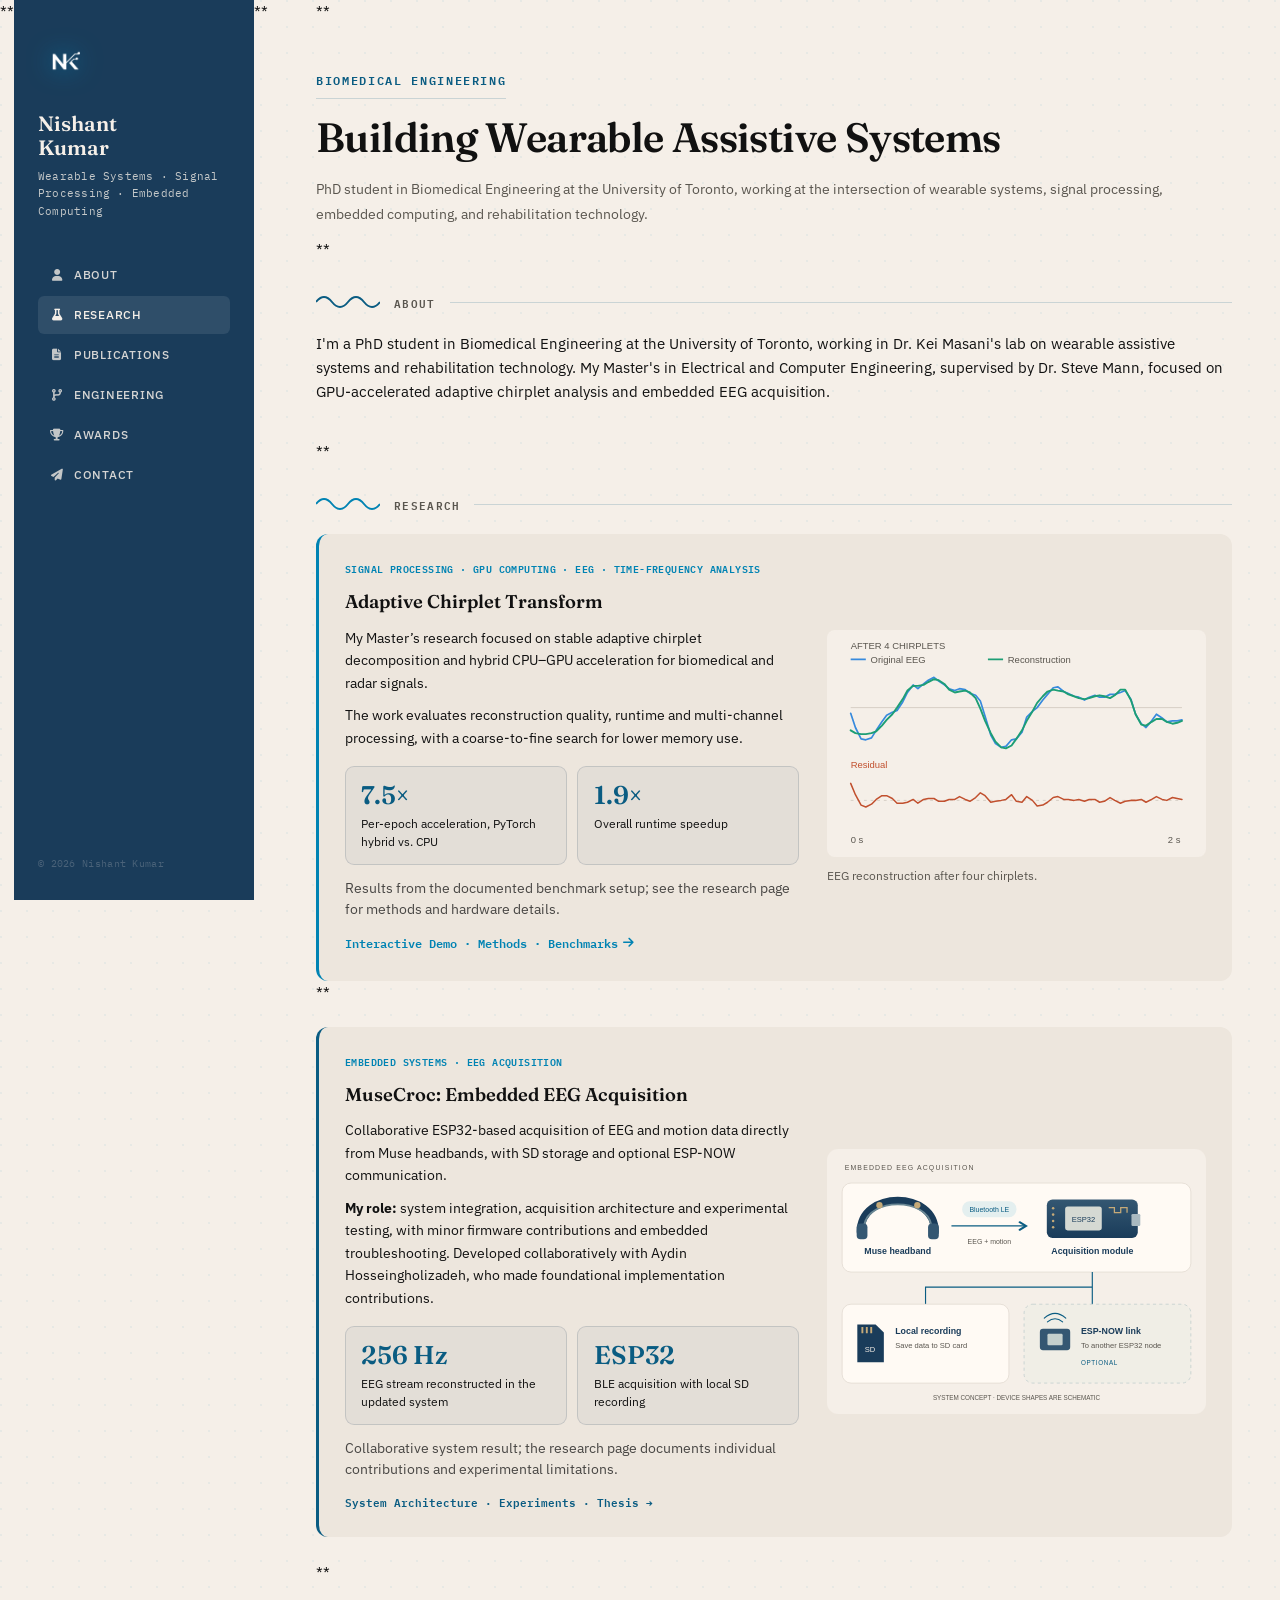
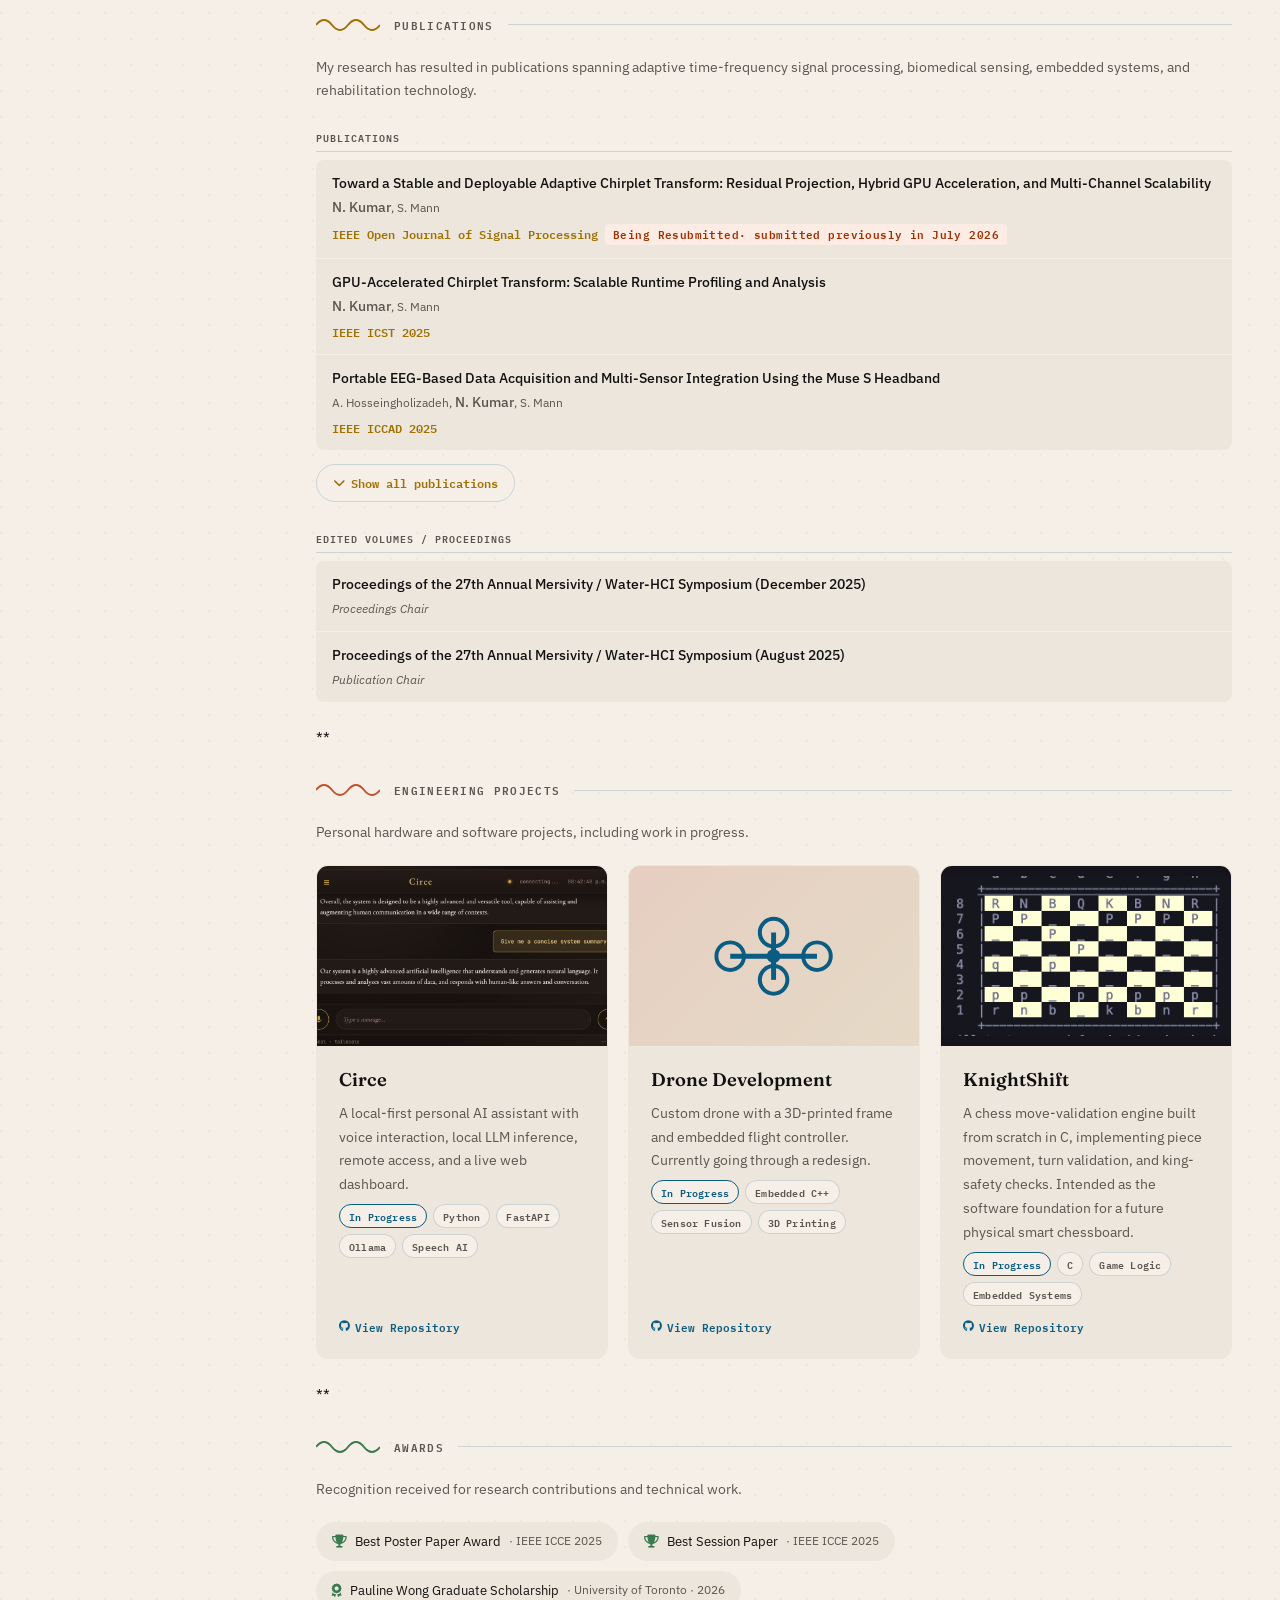
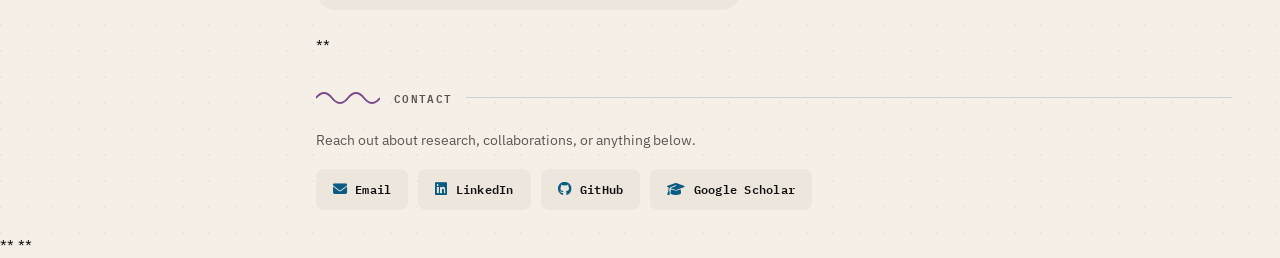
<file: index.html>
<!doctype html>

<html lang="en">
  <head>
    <meta charset="utf-8" />

    <meta
      name="description"
      content="Nishant Kumar is a Biomedical Engineering PhD student at the University of Toronto researching wearable assistive systems, biomedical signal processing, and embedded computing."
    />

    <meta content="width=device-width, initial-scale=1" name="viewport" />

    <link
      href="data:image/svg+xml,%3Csvg xmlns='http://www.w3.org/2000/svg' viewBox='0 0 100 100'%3E%3Crect width='100' height='100' rx='16' fill='%231a3c5a'/%3E%3Ctext x='50' y='68' font-family='Georgia,serif' font-weight='700' font-size='52' text-anchor='middle' fill='%23f6f0e9'%3ENK%3C/text%3E%3C/svg%3E"
      rel="icon"
      type="image/svg+xml"
    />

    <title>Nishant Kumar</title>

    <link rel="canonical" href="https://kumar-nishant.com/" />

    <link href="https://fonts.googleapis.com" rel="preconnect" />

    <link crossorigin="" href="https://fonts.gstatic.com" rel="preconnect" />

    <link
      href="https://fonts.googleapis.com/css2?family=Fraunces:opsz,wght@9..144,500;9..144,600&family=IBM+Plex+Mono:wght@400;500;600&family=IBM+Plex+Sans:wght@300;400;500;600&display=swap"
      rel="stylesheet"
    />

    <link
      href="https://cdnjs.cloudflare.com/ajax/libs/font-awesome/6.5.0/css/all.min.css"
      rel="stylesheet"
    />

    <link href="style.css" rel="stylesheet" />

    <!-- Compact research result previews: intentionally scoped to the homepage. -->
    <style>
      .research-highlights {
        display: flex;
        flex-wrap: wrap;
        gap: 0.65rem;
        margin: 1.05rem 0 1rem;
      }
      .research-highlight {
        flex: 1 1 135px;
        min-width: 0;
        padding: 0.8rem 0.95rem;
        border: 1px solid rgba(26, 60, 90, 0.16);
        border-radius: 9px;
        background: rgba(26, 60, 90, 0.045);
      }
      .research-highlight-value {
        display: block;
        color: var(--primary, #1a3c5a);
        font-family: "Fraunces", Georgia, serif;
        font-size: clamp(1.35rem, 2vw, 1.65rem);
        font-weight: 600;
        line-height: 1.2;
      }
      .research-highlight-label {
        display: block;
        margin-top: 0.3rem;
        font-family: "IBM Plex Sans", sans-serif;
        font-size: 0.77rem;
        line-height: 1.45;
      }
      .research-highlight-note {
        margin: -0.2rem 0 1rem;
        font-size: 0.75rem;
        line-height: 1.5;
        opacity: 0.75;
      }
      .research-link-detail {
        display: inline-block;
        max-width: 100%;
        line-height: 1.5;
        text-wrap: pretty;
      }
      @media (max-width: 420px) {
        .research-highlight {
          flex-basis: 100%;
        }
      }
    </style>
  </head>

  <body>
    <div class="site-wrapper">
      *<!-- Sidebar -->*

      <aside class="sidebar">
        <img alt="NK Logo" class="sidebar-logo" src="Logo.png" />

        <div class="sidebar-name">Nishant<br />Kumar</div>

        <div class="sidebar-tagline">
          Wearable Systems · Signal Processing · Embedded Computing
        </div>

        <nav class="sidebar-nav">
          <a href="#about"><i class="fas fa-user"></i> About</a>

          <a href="#research"><i class="fas fa-flask"></i> Research</a>

          <a href="#publications"
            ><i class="fas fa-file-alt"></i> Publications</a
          >

          <a href="#projects"><i class="fas fa-code-branch"></i> Engineering</a>

          <a href="#awards"><i class="fas fa-trophy"></i> Awards</a>

          <a href="#contact"><i class="fas fa-paper-plane"></i> Contact</a>
        </nav>

        <div class="sidebar-footer">© 2026 Nishant Kumar</div>
      </aside>

      *<!-- Main Content -->*

      <main class="main-content">
        *<!-- Hero -->*

        <div class="hero">
          <div class="hero-eyebrow">Biomedical Engineering</div>

          <h1 class="hero-name">Building Wearable Assistive Systems</h1>

          <p class="hero-tagline">
            PhD student in Biomedical Engineering at the University of Toronto,
            working at the intersection of wearable systems, signal processing,
            embedded computing, and rehabilitation technology.
          </p>
        </div>

        *<!-- About -->*

        <section id="about">
          <h2>
            <svg viewbox="0 0 64 20">
              <path
                class="wave-path"
                d="M0,10 Q8,0 16,10 T32,10 T48,10 T64,10"
                fill="none"
                stroke-width="2"
              ></path>
            </svg>

            About
          </h2>

          <div class="about-text">
            <p>
              I'm a PhD student in Biomedical Engineering at the University of
              Toronto, working in Dr. Kei Masani's lab on wearable assistive
              systems and rehabilitation technology. My Master's in Electrical
              and Computer Engineering, supervised by Dr. Steve Mann, focused on
              GPU-accelerated adaptive chirplet analysis and embedded EEG
              acquisition.
            </p>
          </div>
        </section>

        *<!-- Research -->*

        <section id="research">
          <h2>
            <svg viewbox="0 0 64 20">
              <path
                class="wave-path"
                d="M0,10 Q8,0 16,10 T32,10 T48,10 T64,10"
                fill="none"
                stroke-width="2"
              ></path>
            </svg>

            Research
          </h2>

          <div class="research-card">
            <div class="research-copy">
              <div class="research-tags">
                Signal Processing · GPU Computing · EEG · Time-Frequency
                Analysis
              </div>

              <h3>Adaptive Chirplet Transform</h3>

              <p>
                My Master’s research focused on stable adaptive chirplet
                decomposition and hybrid CPU–GPU acceleration for biomedical and
                radar signals.
              </p>

              <p>
                The work evaluates reconstruction quality, runtime and
                multi-channel processing, with a coarse-to-fine search for lower
                memory use.
              </p>

              <div
                class="research-highlights"
                aria-label="Adaptive Chirplet Transform benchmark highlights"
              >
                <div class="research-highlight">
                  <span class="research-highlight-value">7.5×</span>
                  <span class="research-highlight-label"
                    >Per-epoch acceleration, PyTorch hybrid vs. CPU</span
                  >
                </div>
                <div class="research-highlight">
                  <span class="research-highlight-value">1.9×</span>
                  <span class="research-highlight-label"
                    >Overall runtime speedup</span
                  >
                </div>
              </div>
              <p class="research-highlight-note">
                Results from the documented benchmark setup; see the research
                page for methods and hardware details.
              </p>

              <a class="research-link" href="research/chirplet-transform.html">
                <span class="research-link-detail"
                  >Interactive Demo · Methods · Benchmarks</span
                >

                <i class="fas fa-arrow-right"></i>
              </a>
            </div>

            <a
              class="act-preview"
              href="research/chirplet-transform.html"
              aria-label="Watch the ACT decomposition of EEG"
            >
              <svg
                xmlns="http://www.w3.org/2000/svg"
                viewBox="0 0 400 240"
                role="img"
                aria-labelledby="act-preview-title"
              >
                <title id="act-preview-title">
                  EEG reconstruction and residual after four chirplets
                </title>

                <rect width="400" height="240" rx="12" fill="#f5efe8" />

                <g
                  font-family="Arial, sans-serif"
                  font-size="10"
                  fill="#5a564f"
                >
                  <text x="25" y="20">AFTER 4 CHIRPLETS</text>

                  <path d="M25 31h16" stroke="#378add" stroke-width="2" />

                  <text x="46" y="35">Original EEG</text>

                  <path d="M170 31h16" stroke="#1d9e75" stroke-width="2" />

                  <text x="191" y="35">Reconstruction</text>

                  <text x="25" y="146" fill="#c1502e">Residual</text>

                  <text x="25" y="225">0 s</text>

                  <text x="360" y="225">2 s</text>
                </g>

                <g stroke="#d5cec4" stroke-width="1">
                  <path d="M25 82H375" />

                  <path d="M25 180H375" stroke-dasharray="3 4" />
                </g>

                <g fill="none" stroke-linejoin="round" stroke-linecap="round">
                  <polyline
                    stroke="#378add"
                    stroke-width="1.8"
                    points="25,88 30,103 36,115 41,116 47,114 52,106 58,97 63,90 69,87 74,85 80,76 85,66 91,58 96,62 102,57 107,53 113,50 118,54 124,58 129,62 135,64 140,62 146,63 151,67 157,69 162,75 167,91 173,111 178,120 184,124 189,123 195,116 200,115 206,108 211,92 217,86 222,82 228,74 233,68 239,61 244,60 250,65 255,67 261,70 266,71 272,74 277,71 283,69 288,71 293,71 299,68 304,68 310,66 315,64 321,73 326,89 332,99 337,103 343,96 348,89 354,93 359,97 365,96 370,96 375,95"
                  />

                  <polyline
                    stroke="#1d9e75"
                    stroke-width="2"
                    points="25,106 30,109 36,110 41,110 47,109 52,107 58,101 63,95 69,89 74,82 80,73 85,64 91,59 96,59 102,58 107,55 113,52 118,53 124,57 129,63 135,66 140,65 146,64 151,66 157,72 162,83 167,96 173,109 178,118 184,124 189,125 195,122 200,115 206,106 211,96 217,86 222,77 228,70 233,65 239,63 244,64 250,65 255,68 261,70 266,72 272,73 277,72 283,70 288,69 293,70 299,72 304,69 310,63 315,63 321,74 326,89 332,100 337,101 343,97 348,94 354,94 359,97 365,99 370,98 375,96"
                  />

                  <polyline
                    stroke="#c1502e"
                    stroke-width="1.6"
                    points="25,162 30,174 36,185 41,187 47,184 52,179 58,175 63,175 69,178 74,183 80,183 85,182 91,179 96,183 102,179 107,178 113,178 118,181 124,181 129,179 135,179 140,176 146,179 151,181 157,177 162,172 167,175 173,182 178,181 184,180 189,179 195,174 200,181 206,182 211,176 217,180 222,186 228,185 233,182 239,177 244,176 250,179 255,179 261,180 266,179 272,181 277,179 283,179 288,182 293,181 299,177 304,180 310,183 315,181 321,180 326,180 332,179 337,182 343,179 348,176 354,179 359,180 365,177 370,178 375,179"
                  />
                </g>
              </svg>

              <span> EEG reconstruction after four chirplets. </span>
            </a>
          </div>

          *<!-- End ACT research card -->*

          <article class="research-card muse-research-card">
            <div class="research-copy">
              <div class="research-tags">
                Embedded Systems · EEG Acquisition
              </div>

              <h3>MuseCroc: Embedded EEG Acquisition</h3>

              <p>
                Collaborative ESP32-based acquisition of EEG and motion data
                directly from Muse headbands, with SD storage and optional
                ESP-NOW communication.
              </p>

              <p>
                <strong>My role:</strong> system integration, acquisition
                architecture and experimental testing, with minor firmware
                contributions and embedded troubleshooting. Developed
                collaboratively with Aydin Hosseingholizadeh, who made
                foundational implementation contributions.
              </p>

              <div
                class="research-highlights"
                aria-label="MuseCroc system highlights"
              >
                <div class="research-highlight">
                  <span class="research-highlight-value">256 Hz</span>
                  <span class="research-highlight-label"
                    >EEG stream reconstructed in the updated system</span
                  >
                </div>
                <div class="research-highlight">
                  <span class="research-highlight-value">ESP32</span>
                  <span class="research-highlight-label"
                    >BLE acquisition with local SD recording</span
                  >
                </div>
              </div>
              <p class="research-highlight-note">
                Collaborative system result; the research page documents
                individual contributions and experimental limitations.
              </p>

              <div class="project-links-row">
                <a class="project-link" href="research/musecroc.html">
                  <span class="research-link-detail"
                    >System Architecture · Experiments · Thesis →</span
                  >
                </a>
              </div>
            </div>

            <figure class="muse-concept">
              <img
                alt="MuseCroc concept: Muse headband sends EEG and motion data over Bluetooth LE to an ESP32 module, with SD storage and optional ESP-NOW communication."
                height="420"
                loading="lazy"
                src="assets/musecroc-system.svg"
                width="600"
              />
            </figure>
          </article>
        </section>

        *<!-- Publications -->*

        <section id="publications">
          <h2>
            <svg viewbox="0 0 64 20">
              <path
                class="wave-path"
                d="M0,10 Q8,0 16,10 T32,10 T48,10 T64,10"
                fill="none"
                stroke-width="2"
              ></path>
            </svg>

            Publications
          </h2>

          <p class="section-intro">
            My research has resulted in publications spanning adaptive
            time-frequency signal processing, biomedical sensing, embedded
            systems, and rehabilitation technology.
          </p>

          <div class="pub-group-label" id="pub-journal">Publications</div>

          <ul class="pub-list" id="pub-main-list">
            <li data-order="1" data-pinned="1" style="order: 1">
              <strong>
                <a
                  class="pub-title-link"
                  href="https://arxiv.org/abs/2607.16629"
                  rel="noopener noreferrer"
                  target="_blank"
                  >Toward a Stable and Deployable Adaptive Chirplet Transform:
                  Residual Projection, Hybrid GPU Acceleration, and
                  Multi-Channel Scalability</a
                >
              </strong>

              <span class="pub-authors"
                ><strong>N. Kumar</strong>, S. Mann</span
              >

              <div class="pub-meta">
                <span class="venue"
                  >IEEE Open Journal of Signal Processing</span
                >

                <span class="status-badge"
                  >Being Resubmitted· submitted previously in July 2026</span
                >
              </div>
            </li>

            <li data-order="5" data-pinned="3" style="order: 3">
              <strong>
                <a
                  class="pub-title-link"
                  href="https://ieeexplore.ieee.org/abstract/document/11099439"
                  rel="noopener noreferrer"
                  target="_blank"
                  >Portable EEG-Based Data Acquisition and Multi-Sensor
                  Integration Using the Muse S Headband</a
                >
              </strong>

              <span class="pub-authors"
                >A. Hosseingholizadeh, <strong>N. Kumar</strong>, S. Mann</span
              >

              <div class="pub-meta">
                <span class="venue">IEEE ICCAD 2025</span>
              </div>
            </li>

            <li class="pub-extra" data-order="3" style="display: none">
              <strong>
                <a
                  class="pub-title-link"
                  href="https://ieeexplore.ieee.org/document/11454332"
                  rel="noopener noreferrer"
                  target="_blank"
                  >Adaptive Chirplet Transform-Based Neural Network for Seizure
                  State Detection</a
                >
              </strong>

              <span class="pub-authors"
                >R. Jeong, <strong>N. Kumar</strong>, S. Mann</span
              >

              <div class="pub-meta">
                <span class="venue">IEEE ICAIIC 2025</span>
              </div>
            </li>

            <li data-order="4" data-pinned="2" style="order: 2">
              <strong>
                <a
                  class="pub-title-link"
                  href="https://ieeexplore.ieee.org/document/11512436/"
                  rel="noopener noreferrer"
                  target="_blank"
                  >GPU-Accelerated Chirplet Transform: Scalable Runtime
                  Profiling and Analysis</a
                >
              </strong>

              <span class="pub-authors"
                ><strong>N. Kumar</strong>, S. Mann</span
              >

              <div class="pub-meta">
                <span class="venue">IEEE ICST 2025</span>
              </div>
            </li>

            <li class="pub-extra" data-order="6" style="display: none">
              <strong>
                <a
                  class="pub-title-link"
                  href="https://ieeexplore.ieee.org/abstract/document/11155738"
                  rel="noopener noreferrer"
                  target="_blank"
                  >MoBorg: Mobility as Cyborg Prosthesis for “Being a Ball”</a
                >
              </strong>

              <span class="pub-authors"
                >S. Mann, A. Hosseingholizadeh, A.S. Aksu, D. Tzanetakis,

                <strong>N. Kumar</strong></span
              >

              <div class="pub-meta">
                <span class="venue">IEEE GEM 2025</span>
              </div>
            </li>

            <li class="pub-extra" data-order="7" style="display: none">
              <strong>
                <a
                  class="pub-title-link"
                  href="https://ieeexplore.ieee.org/document/10929845"
                  rel="noopener noreferrer"
                  target="_blank"
                  >Adaptive Chirplet Transform-Based Sleep State Detection</a
                >
              </strong>

              <span class="pub-authors"
                >S. Mann, <strong>N. Kumar</strong>, J.P. Bicalho, M. Sibai, C.
                Leaver-Preya</span
              >

              <div class="pub-meta">
                <span class="venue">IEEE ICCE 2025</span>

                <span class="award-badge"
                  ><i class="fas fa-award"></i> Best Poster Paper Award</span
                >
              </div>
            </li>

            <li class="pub-extra" data-order="8" style="display: none">
              <strong>
                <a
                  class="pub-title-link"
                  href="https://ieeexplore.ieee.org/document/10930079/"
                  rel="noopener noreferrer"
                  target="_blank"
                  >Smart Rollator Walker for Enhanced Mobility</a
                >
              </strong>

              <span class="pub-authors"
                >S. Mann, A. Hosseingholizadeh, M. Isiksalan, A. Jiao,

                <strong>N. Kumar</strong>, C. Mann</span
              >

              <div class="pub-meta">
                <span class="venue">IEEE ICCE 2025</span>

                <span class="award-badge"
                  ><i class="fas fa-award"></i> Best Session Paper</span
                >
              </div>
            </li>

            <li class="pub-extra" data-order="9" style="display: none">
              <strong>
                <a
                  class="pub-title-link"
                  href="http://wearcam.org/XRwaterball_for_spinal_rehab_3698388.3699623.pdf"
                  rel="noopener noreferrer"
                  target="_blank"
                  >XR Waterball for Spinal Rehabilitation</a
                >
              </strong>

              <span class="pub-authors"
                >S. Mann, A. Hosseingholizadeh, <strong>N. Kumar</strong>, A.
                Jiao, C. Leaver-Preya</span
              >

              <div class="pub-meta">
                <span class="venue">HumanSys 2024</span>
              </div>
            </li>
          </ul>

          <button class="pub-show-more" id="pub-toggle-btn">
            <i class="fas fa-chevron-down"></i>

            <span>Show all publications</span>
          </button>

          <div class="pub-group-label" id="pub-proceedings">
            Edited Volumes / Proceedings
          </div>

          <ul class="pub-list" id="pub-proc-list">
            <li>
              <strong>
                <a
                  class="pub-title-link"
                  href="https://zenodo.org/records/18042961"
                  rel="noopener noreferrer"
                  target="_blank"
                  >Proceedings of the 27th Annual Mersivity / Water-HCI
                  Symposium (December 2025)</a
                >
              </strong>

              <span class="pub-authors"><em>Proceedings Chair</em></span>
            </li>

            <li>
              <strong>
                <a
                  class="pub-title-link"
                  href="https://doi.org/10.5281/zenodo.16973160"
                  rel="noopener noreferrer"
                  target="_blank"
                  >Proceedings of the 27th Annual Mersivity / Water-HCI
                  Symposium (August 2025)</a
                >
              </strong>

              <span class="pub-authors"><em>Publication Chair</em></span>
            </li>
          </ul>
        </section>

        *<!-- Projects -->*

        <section id="projects">
          <h2>
            <svg viewbox="0 0 64 20">
              <path
                class="wave-path"
                d="M0,10 Q8,0 16,10 T32,10 T48,10 T64,10"
                fill="none"
                stroke-width="2"
              ></path></svg
            >Engineering Projects
          </h2>

          <p class="section-intro">
            Personal hardware and software projects, including work in progress.
          </p>

          <div class="project-grid">
            <div class="project-card">
              <div class="project-thumb project-thumb-image">
                <img
                  src="images/circe.png"
                  alt="Circe local AI assistant dashboard"
                  loading="lazy"
                />
              </div>

              <div class="project-body">
                <h3>Circe</h3>

                <p>
                  A local-first personal AI assistant with voice interaction,
                  local LLM inference, remote access, and a live web dashboard.
                </p>

                <div class="tag-list">
                  <span class="tag tag-status">In Progress</span>

                  <span class="tag">Python</span>

                  <span class="tag">FastAPI</span>

                  <span class="tag">Ollama</span>

                  <span class="tag">Speech AI</span>
                </div>

                <div class="project-links-row">
                  <a
                    href="https://github.com/nishantkumar201/circe"
                    target="_blank"
                    rel="noopener noreferrer"
                    class="project-link"
                  >
                    <i class="fab fa-github"></i> View Repository
                  </a>
                </div>
              </div>
            </div>

            <div class="project-card">
              <div class="project-thumb">
                <svg viewbox="0 0 100 40" xmlns="http://www.w3.org/2000/svg">
                  <line
                    stroke="var(--primary)"
                    stroke-width="2.5"
                    x1="28"
                    x2="72"
                    y1="20"
                    y2="20"
                  ></line>

                  <line
                    stroke="var(--primary)"
                    stroke-width="2.5"
                    x1="50"
                    x2="50"
                    y1="8"
                    y2="32"
                  ></line>

                  <circle
                    cx="28"
                    cy="20"
                    fill="none"
                    r="7"
                    stroke="var(--primary)"
                    stroke-width="2"
                  ></circle>

                  <circle
                    cx="72"
                    cy="20"
                    fill="none"
                    r="7"
                    stroke="var(--primary)"
                    stroke-width="2"
                  ></circle>

                  <circle
                    cx="50"
                    cy="8"
                    fill="none"
                    r="7"
                    stroke="var(--primary)"
                    stroke-width="2"
                  ></circle>

                  <circle
                    cx="50"
                    cy="32"
                    fill="none"
                    r="7"
                    stroke="var(--primary)"
                    stroke-width="2"
                  ></circle>

                  <circle
                    cx="50"
                    cy="20"
                    fill="var(--primary)"
                    r="3.5"
                  ></circle>
                </svg>
              </div>

              <div class="project-body">
                <h3>Drone Development</h3>

                <p>
                  Custom drone with a 3D-printed frame and embedded flight
                  controller. Currently going through a redesign.
                </p>

                <div class="tag-list">
                  <span class="tag tag-status">In Progress</span>

                  <span class="tag">Embedded C++</span>

                  <span class="tag">Sensor Fusion</span>

                  <span class="tag">3D Printing</span>
                </div>

                <div class="project-links-row">
                  <a
                    class="project-link"
                    href="https://github.com/JaiWillems/nj-sandbox"
                    rel="noopener noreferrer"
                    target="_blank"
                    ><i class="fab fa-github"></i> View Repository</a
                  >
                </div>
              </div>
            </div>

            <div class="project-card">
              <div class="project-thumb project-thumb-image knightshift-thumb">
                <img
                  src="images/knightshift.png"
                  alt="KnightShift terminal chess interface (image coming soon)"
                  loading="lazy"
                  onerror="this.style.display = 'none'"
                />
              </div>

              <div class="project-body">
                <h3>KnightShift</h3>

                <p>
                  A chess move-validation engine built from scratch in C,
                  implementing piece movement, turn validation, and king-safety
                  checks. Intended as the software foundation for a future
                  physical smart chessboard.
                </p>

                <div class="tag-list">
                  <span class="tag tag-status">In Progress</span>

                  <span class="tag">C</span>

                  <span class="tag">Game Logic</span>

                  <span class="tag">Embedded Systems</span>
                </div>

                <div class="project-links-row">
                  <a
                    href="https://github.com/nishantkumar201/knightshift"
                    target="_blank"
                    rel="noopener noreferrer"
                    class="project-link"
                  >
                    <i class="fab fa-github"></i> View Repository
                  </a>
                </div>
              </div>
            </div>
          </div>
        </section>

        *<!-- Awards -->*

        <section id="awards">
          <h2>
            <svg viewbox="0 0 64 20">
              <path
                class="wave-path"
                d="M0,10 Q8,0 16,10 T32,10 T48,10 T64,10"
                fill="none"
                stroke-width="2"
              ></path>
            </svg>

            Awards
          </h2>

          <p class="section-intro">
            Recognition received for research contributions and technical work.
          </p>

          <div class="award-row">
            <div class="award-pill">
              <i class="fas fa-trophy"></i> Best Poster Paper Award

              <span class="award-venue">· IEEE ICCE 2025</span>
            </div>

            <div class="award-pill">
              <i class="fas fa-trophy"></i> Best Session Paper

              <span class="award-venue">· IEEE ICCE 2025</span>
            </div>

            <div class="award-pill">
              <i class="fas fa-award"></i> Pauline Wong Graduate Scholarship

              <span class="award-venue">· University of Toronto · 2026</span>
            </div>
          </div>
        </section>

        *<!-- Contact -->*

        <section id="contact">
          <h2>
            <svg viewbox="0 0 64 20">
              <path
                class="wave-path"
                d="M0,10 Q8,0 16,10 T32,10 T48,10 T64,10"
                fill="none"
                stroke-width="2"
              ></path>
            </svg>

            Contact
          </h2>

          <p class="contact-intro">
            Reach out about research, collaborations, or anything below.
          </p>

          <div class="contact-grid">
            <a class="contact-card" href="#" id="email-link">
              <i class="fas fa-envelope"></i>

              <span>Email</span>
            </a>

            <a
              class="contact-card"
              href="https://www.linkedin.com/in/nishant-kumar-091428168"
              rel="noopener noreferrer"
              target="_blank"
            >
              <i class="fab fa-linkedin"></i>

              <span>LinkedIn</span>
            </a>

            <a
              class="contact-card"
              href="https://github.com/nishantkumar201"
              rel="noopener noreferrer"
              target="_blank"
            >
              <i class="fab fa-github"></i>

              <span>GitHub</span>
            </a>

            <a
              class="contact-card"
              href="https://scholar.google.com/citations?user=TtBpot4AAAAJ&hl=en"
              rel="noopener noreferrer"
              target="_blank"
            >
              <i class="fas fa-graduation-cap"></i>

              <span>Google Scholar</span>
            </a>
          </div>
        </section>
      </main>
    </div>

    *<!-- /.site-wrapper --><!-- Footer (hidden — copyright in sidebar) -->*

    <footer><p>© 2026 Nishant Kumar</p></footer>

    *<!-- Email Obfuscation + Active Nav + Wave Animations -->*

    <script>
      const parts = [
        "nishant",

        ".",

        "kumar",

        "@",

        "mail",

        ".",

        "utoronto",

        ".",

        "ca",
      ];

      const email = parts.join("");

      document.addEventListener("DOMContentLoaded", () => {
        const link = document.getElementById("email-link");

        link.href = "mailto:" + email;

        // Note: link text intentionally stays "Email" (not the raw address) —

        // avoids exposing a scrapeable plaintext email in the visible link text.

        // Active nav highlight on scroll — trigger when a section crosses

        // the vertical middle of the viewport, not by % visible (which broke

        // for long sections like Publications that were always >30% visible)

        const sections = document.querySelectorAll("section[id]");

        const navLinks = document.querySelectorAll(".sidebar-nav a");

        const navObserver = new IntersectionObserver(
          (entries) => {
            entries.forEach((e) => {
              if (e.isIntersecting) {
                navLinks.forEach((a) => a.classList.remove("active"));

                const active = document.querySelector(
                  `.sidebar-nav a[href="#${e.target.id}"]`,
                );

                if (active) active.classList.add("active");
              }
            });
          },

          { rootMargin: "-45% 0px -45% 0px", threshold: 0 },
        );

        sections.forEach((s) => navObserver.observe(s));

        // Publications: expand/collapse with a FLIP slide animation, so

        // pinned items (e.g. ICCAD/ICAIIC) visibly move into their true

        // chronological position instead of new items just appending below.

        const pubToggleBtn = document.getElementById("pub-toggle-btn");

        const pubMainList = document.getElementById("pub-main-list");

        function updatePubEdgeRadius() {
          const visible = Array.from(pubMainList.querySelectorAll("li")).filter(
            (li) => li.style.display !== "none",
          );

          visible.sort(
            (a, b) => parseFloat(a.style.order) - parseFloat(b.style.order),
          );

          pubMainList

            .querySelectorAll("li")

            .forEach((li) =>
              li.classList.remove("pub-visual-first", "pub-visual-last"),
            );

          if (visible.length) {
            visible[0].classList.add("pub-visual-first");

            visible[visible.length - 1].classList.add("pub-visual-last");
          }
        }

        if (pubToggleBtn && pubMainList) {
          updatePubEdgeRadius();

          let expanded = false;

          pubToggleBtn.addEventListener("click", () => {
            const items = Array.from(pubMainList.querySelectorAll("li"));

            const firstRects = new Map();

            items.forEach((li) => {
              if (li.style.display !== "none") {
                firstRects.set(li, li.getBoundingClientRect());
              }
            });

            expanded = !expanded;

            if (expanded) {
              // Reveal the extras and let every item settle into its true

              // chronological order.

              items.forEach((li) => {
                if (li.classList.contains("pub-extra")) {
                  li.style.display = "";

                  li.style.opacity = "0";
                }

                li.style.order = li.dataset.order;
              });
            } else {
              // Collapse back to the pinned 3, restoring original order.

              items.forEach((li) => {
                if (li.classList.contains("pub-extra")) {
                  li.style.display = "none";
                } else {
                  li.style.order = li.dataset.pinned;
                }
              });
            }

            updatePubEdgeRadius();

            // FLIP: measure new positions, offset back to the old ones,

            // then animate to zero so everything visibly slides.

            requestAnimationFrame(() => {
              items.forEach((li) => {
                if (li.style.display === "none") return;

                const last = li.getBoundingClientRect();

                const first = firstRects.get(li);

                const deltaY = first ? first.top - last.top : 12;

                li.style.transition = "none";

                li.style.transform = `translateY(${deltaY}px)`;

                if (!first) li.style.opacity = "0";
              });

              requestAnimationFrame(() => {
                items.forEach((li) => {
                  if (li.style.display === "none") return;

                  li.style.transition =
                    "transform 0.45s ease, opacity 0.45s ease";

                  li.style.transform = "translateY(0)";

                  li.style.opacity = "1";
                });
              });
            });

            pubToggleBtn.querySelector("span").textContent = expanded
              ? "Show fewer publications"
              : "Show all publications";

            pubToggleBtn.querySelector("i").className = expanded
              ? "fas fa-chevron-up"
              : "fas fa-chevron-down";
          });
        }

        // Section divider waves: draw in once, on scroll into view

        const wavePaths = document.querySelectorAll("h2 svg .wave-path");

        const waveObserver = new IntersectionObserver(
          (entries) => {
            entries.forEach((entry) => {
              if (entry.isIntersecting) {
                entry.target.classList.add("in-view");

                waveObserver.unobserve(entry.target);
              }
            });
          },

          { threshold: 0.6 },
        );

        wavePaths.forEach((p) => waveObserver.observe(p));
      });
    </script>
  </body>
</html>
</file>
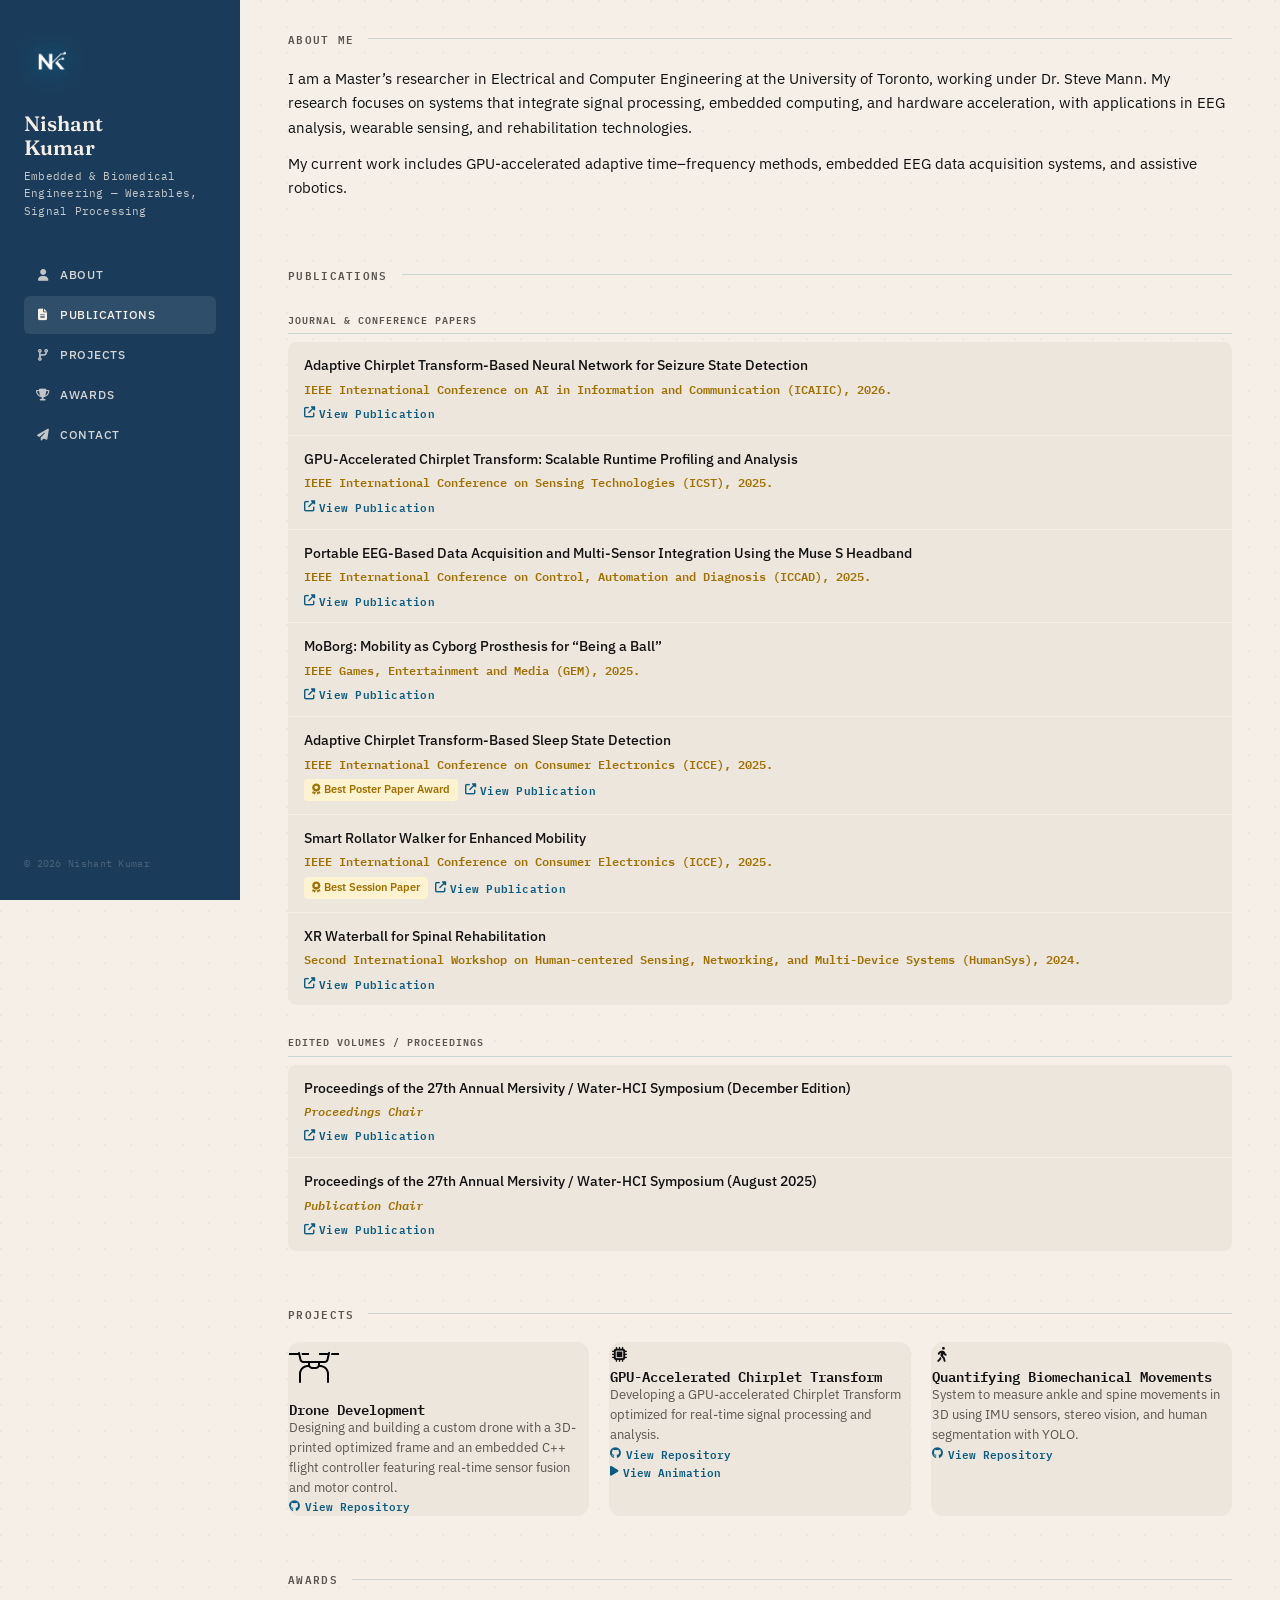
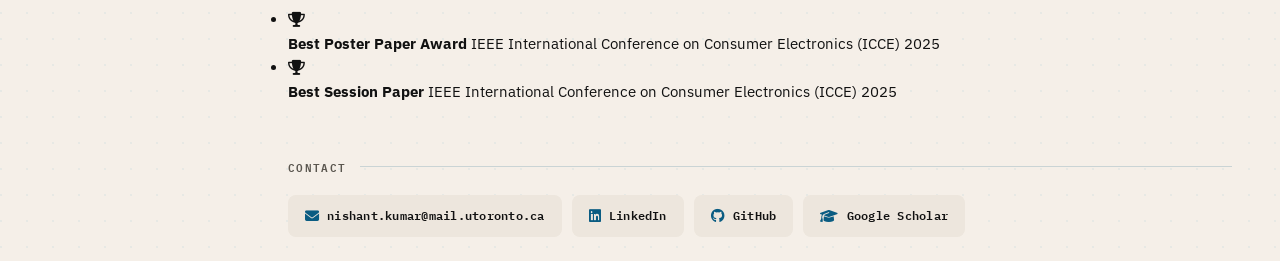
<file: website/index.html>
<!doctype html>
<html lang="en">
  <head>
    <meta charset="UTF-8" />
    <meta name="viewport" content="width=device-width, initial-scale=1" />
    <link
      rel="icon"
      type="image/svg+xml"
      href="data:image/svg+xml,%3Csvg xmlns='http://www.w3.org/2000/svg' viewBox='0 0 100 100'%3E%3Crect width='100' height='100' rx='16' fill='%231a3c5a'/%3E%3Ctext x='50' y='68' font-family='Georgia,serif' font-weight='700' font-size='52' text-anchor='middle' fill='%23f6f0e9'%3ENK%3C/text%3E%3C/svg%3E"
    />
    <title>Nishant Kumar</title>
    <link rel="preconnect" href="https://fonts.googleapis.com" />
    <link rel="preconnect" href="https://fonts.gstatic.com" crossorigin />
    <link
      href="https://fonts.googleapis.com/css2?family=DM+Serif+Display&family=DM+Sans:wght@300;400;500;600&display=swap"
      rel="stylesheet"
    />
    <link
      rel="stylesheet"
      href="https://cdnjs.cloudflare.com/ajax/libs/font-awesome/6.5.0/css/all.min.css"
    />
    <link rel="stylesheet" href="/style.css" />
  </head>

  <body>
    <div class="site-wrapper">
      <!-- Sidebar -->
      <aside class="sidebar">
        <img src="Logo.png" alt="NK Logo" class="sidebar-logo" />
        <div class="sidebar-name">Nishant<br />Kumar</div>
        <div class="sidebar-tagline">
          Embedded &amp; Biomedical Engineering &mdash; Wearables, Signal
          Processing
        </div>
        <nav class="sidebar-nav">
          <a href="#about"><i class="fas fa-user"></i> About</a>
          <a href="#publications"
            ><i class="fas fa-file-alt"></i> Publications</a
          >
          <a href="#projects"><i class="fas fa-code-branch"></i> Projects</a>
          <a href="#awards"><i class="fas fa-trophy"></i> Awards</a>
          <a href="#contact"><i class="fas fa-paper-plane"></i> Contact</a>
        </nav>
        <div class="sidebar-footer">&copy; 2026 Nishant Kumar</div>
      </aside>

      <!-- Main Content -->
      <main class="main-content">
        <!-- About -->
        <section id="about">
          <h2>About Me</h2>
          <div class="about-text">
            <p>
              I am a Master&rsquo;s researcher in Electrical and Computer
              Engineering at the University of Toronto, working under Dr. Steve
              Mann. My research focuses on systems that integrate signal
              processing, embedded computing, and hardware acceleration, with
              applications in EEG analysis, wearable sensing, and rehabilitation
              technologies.
            </p>
            <p>
              My current work includes GPU-accelerated adaptive
              time&ndash;frequency methods, embedded EEG data acquisition
              systems, and assistive robotics.
            </p>
          </div>
        </section>

        <!-- Publications -->
        <section id="publications">
          <h2>Publications</h2>

          <div class="pub-group-label">Journal &amp; Conference Papers</div>
          <ul class="pub-list">
            <li>
              <strong>
                Adaptive Chirplet Transform-Based Neural Network for Seizure
                State Detection
              </strong>
              <span class="venue"
                >IEEE International Conference on AI in Information and
                Communication (ICAIIC), 2026.</span
              >
              <div class="pub-meta">
                <a
                  href="https://ieeexplore.ieee.org/document/11454332"
                  target="_blank"
                  rel="noopener noreferrer"
                  class="pub-link"
                  ><i class="fas fa-external-link-alt"></i> View Publication</a
                >
              </div>
            </li>

            <li>
              <strong>
                GPU-Accelerated Chirplet Transform: Scalable Runtime Profiling
                and Analysis
              </strong>
              <span class="venue"
                >IEEE International Conference on Sensing Technologies (ICST),
                2025.</span
              >
              <div class="pub-meta">
                <a
                  href="https://ieeexplore.ieee.org/document/11512436/"
                  target="_blank"
                  rel="noopener noreferrer"
                  class="pub-link"
                  ><i class="fas fa-external-link-alt"></i> View Publication</a
                >
              </div>
            </li>
            <li>
              <strong>
                Portable EEG-Based Data Acquisition and Multi-Sensor Integration
                Using the Muse S Headband
              </strong>
              <span class="venue"
                >IEEE International Conference on Control, Automation and
                Diagnosis (ICCAD), 2025.</span
              >
              <div class="pub-meta">
                <a
                  href="https://ieeexplore.ieee.org/abstract/document/11099439"
                  target="_blank"
                  rel="noopener noreferrer"
                  class="pub-link"
                  ><i class="fas fa-external-link-alt"></i> View Publication</a
                >
              </div>
            </li>

            <li>
              <strong>
                MoBorg: Mobility as Cyborg Prosthesis for &ldquo;Being a
                Ball&rdquo;
              </strong>
              <span class="venue"
                >IEEE Games, Entertainment and Media (GEM), 2025.</span
              >
              <div class="pub-meta">
                <a
                  href="https://ieeexplore.ieee.org/abstract/document/11155738"
                  target="_blank"
                  rel="noopener noreferrer"
                  class="pub-link"
                  ><i class="fas fa-external-link-alt"></i> View Publication</a
                >
              </div>
            </li>

            <li>
              <strong
                >Adaptive Chirplet Transform-Based Sleep State Detection</strong
              >
              <span class="venue"
                >IEEE International Conference on Consumer Electronics (ICCE),
                2025.</span
              >
              <div class="pub-meta">
                <span class="award-badge"
                  ><i class="fas fa-award"></i> Best Poster Paper Award</span
                >
                <a
                  href="https://ieeexplore.ieee.org/document/10929845"
                  target="_blank"
                  rel="noopener noreferrer"
                  class="pub-link"
                  ><i class="fas fa-external-link-alt"></i> View Publication</a
                >
              </div>
            </li>

            <li>
              <strong>Smart Rollator Walker for Enhanced Mobility</strong>
              <span class="venue"
                >IEEE International Conference on Consumer Electronics (ICCE),
                2025.</span
              >
              <div class="pub-meta">
                <span class="award-badge"
                  ><i class="fas fa-award"></i> Best Session Paper</span
                >
                <a
                  href="https://ieeexplore.ieee.org/document/10930079/"
                  target="_blank"
                  rel="noopener noreferrer"
                  class="pub-link"
                  ><i class="fas fa-external-link-alt"></i> View Publication</a
                >
              </div>
            </li>

            <li>
              <strong>XR Waterball for Spinal Rehabilitation</strong>
              <span class="venue"
                >Second International Workshop on Human-centered Sensing,
                Networking, and Multi-Device Systems (HumanSys), 2024.</span
              >
              <div class="pub-meta">
                <a
                  href="http://wearcam.org/XRwaterball_for_spinal_rehab_3698388.3699623.pdf"
                  target="_blank"
                  rel="noopener noreferrer"
                  class="pub-link"
                  ><i class="fas fa-external-link-alt"></i> View Publication</a
                >
              </div>
            </li>
          </ul>

          <div class="pub-group-label">Edited Volumes / Proceedings</div>
          <ul class="pub-list">
            <li>
              <strong>
                Proceedings of the 27th Annual Mersivity / Water-HCI Symposium
                (December Edition)
              </strong>
              <span class="venue"><em>Proceedings Chair</em></span>
              <div class="pub-meta">
                <a
                  href="https://zenodo.org/records/18042961"
                  target="_blank"
                  rel="noopener noreferrer"
                  class="pub-link"
                  ><i class="fas fa-external-link-alt"></i> View Publication</a
                >
              </div>
            </li>

            <li>
              <strong>
                Proceedings of the 27th Annual Mersivity / Water-HCI Symposium
                (August 2025)
              </strong>
              <span class="venue"><em>Publication Chair</em></span>
              <div class="pub-meta">
                <a
                  href="https://doi.org/10.5281/zenodo.16973160"
                  target="_blank"
                  rel="noopener noreferrer"
                  class="pub-link"
                  ><i class="fas fa-external-link-alt"></i> View Publication</a
                >
              </div>
            </li>
          </ul>
        </section>

        <!-- Projects -->
        <section id="projects">
          <h2>Projects</h2>

          <div class="project-grid">
            <div class="project-card">
              <div class="project-icon">
                <img src="icons8-drone-50.png" alt="Drone icon" />
              </div>
              <h3>Drone Development</h3>
              <p>
                Designing and building a custom drone with a 3D-printed
                optimized frame and an embedded C++ flight controller featuring
                real-time sensor fusion and motor control.
              </p>
              <a
                href="https://github.com/JaiWillems/nj-sandbox"
                target="_blank"
                rel="noopener noreferrer"
                class="project-link"
                ><i class="fab fa-github"></i> View Repository</a
              >
            </div>

            <div class="project-card">
              <div class="project-icon">
                <i class="fas fa-microchip fa-fw"></i>
              </div>
              <h3>GPU-Accelerated Chirplet Transform</h3>
              <p>
                Developing a GPU-accelerated Chirplet Transform optimized for
                real-time signal processing and analysis.
              </p>
              <a
                href="https://github.com/nishantkumar201/adaptive-chirplet-transform"
                target="_blank"
                rel="noopener noreferrer"
                class="project-link"
                ><i class="fab fa-github"></i> View Repository</a
              >
              <a href="/projects/chirplet-transform.html" class="project-link">
                <i class="fas fa-play"></i> View Animation</a
              >
            </div>

            <div class="project-card">
              <div class="project-icon">
                <i class="fas fa-person-walking fa-fw"></i>
              </div>
              <h3>Quantifying Biomechanical Movements</h3>
              <p>
                System to measure ankle and spine movements in 3D using IMU
                sensors, stereo vision, and human segmentation with YOLO.
              </p>
              <a
                href="https://github.com/nishantkumar201/IMUSense"
                target="_blank"
                rel="noopener noreferrer"
                class="project-link"
                ><i class="fab fa-github"></i> View Repository</a
              >
            </div>
          </div>
        </section>

        <!-- Awards -->
        <section id="awards">
          <h2>Awards</h2>
          <ul class="award-list">
            <li>
              <i class="fas fa-trophy"></i>
              <div>
                <strong>Best Poster Paper Award</strong>
                <span
                  >IEEE International Conference on Consumer Electronics (ICCE)
                  2025</span
                >
              </div>
            </li>
            <li>
              <i class="fas fa-trophy"></i>
              <div>
                <strong>Best Session Paper</strong>
                <span
                  >IEEE International Conference on Consumer Electronics (ICCE)
                  2025</span
                >
              </div>
            </li>
          </ul>
        </section>

        <!-- Contact -->
        <section id="contact">
          <h2>Contact</h2>
          <div class="contact-grid">
            <a id="email-link" href="#" class="contact-card">
              <i class="fas fa-envelope"></i>
              <span>Email</span>
            </a>
            <a
              href="https://www.linkedin.com/in/nishant-kumar-091428168"
              target="_blank"
              rel="noopener noreferrer"
              class="contact-card"
            >
              <i class="fab fa-linkedin"></i>
              <span>LinkedIn</span>
            </a>
            <a
              href="https://github.com/nishantkumar201"
              target="_blank"
              rel="noopener noreferrer"
              class="contact-card"
            >
              <i class="fab fa-github"></i>
              <span>GitHub</span>
            </a>
            <a
              href="https://scholar.google.com/citations?user=TtBpot4AAAAJ&hl=en"
              target="_blank"
              rel="noopener noreferrer"
              class="contact-card"
            >
              <i class="fas fa-graduation-cap"></i>
              <span>Google Scholar</span>
            </a>
          </div>
        </section>
      </main>
    </div>
    <!-- /.site-wrapper -->

    <!-- Footer (hidden — copyright in sidebar) -->
    <footer><p>&copy; 2026 Nishant Kumar</p></footer>

    <!-- Email Obfuscation + Active Nav -->
    <script>
      const parts = [
        "nishant",
        ".",
        "kumar",
        "@",
        "mail",
        ".",
        "utoronto",
        ".",
        "ca",
      ];
      const email = parts.join("");
      document.addEventListener("DOMContentLoaded", () => {
        const link = document.getElementById("email-link");
        link.href = "mailto:" + email;
        link.querySelector("span").textContent = email;

        // Active nav highlight on scroll
        const sections = document.querySelectorAll("section[id]");
        const navLinks = document.querySelectorAll(".sidebar-nav a");
        const observer = new IntersectionObserver(
          (entries) => {
            entries.forEach((e) => {
              if (e.isIntersecting) {
                navLinks.forEach((a) => a.classList.remove("active"));
                const active = document.querySelector(
                  `.sidebar-nav a[href="#${e.target.id}"]`,
                );
                if (active) active.classList.add("active");
              }
            });
          },
          { threshold: 0.3 },
        );
        sections.forEach((s) => observer.observe(s));
      });
    </script>
  </body>
</html>
</file>
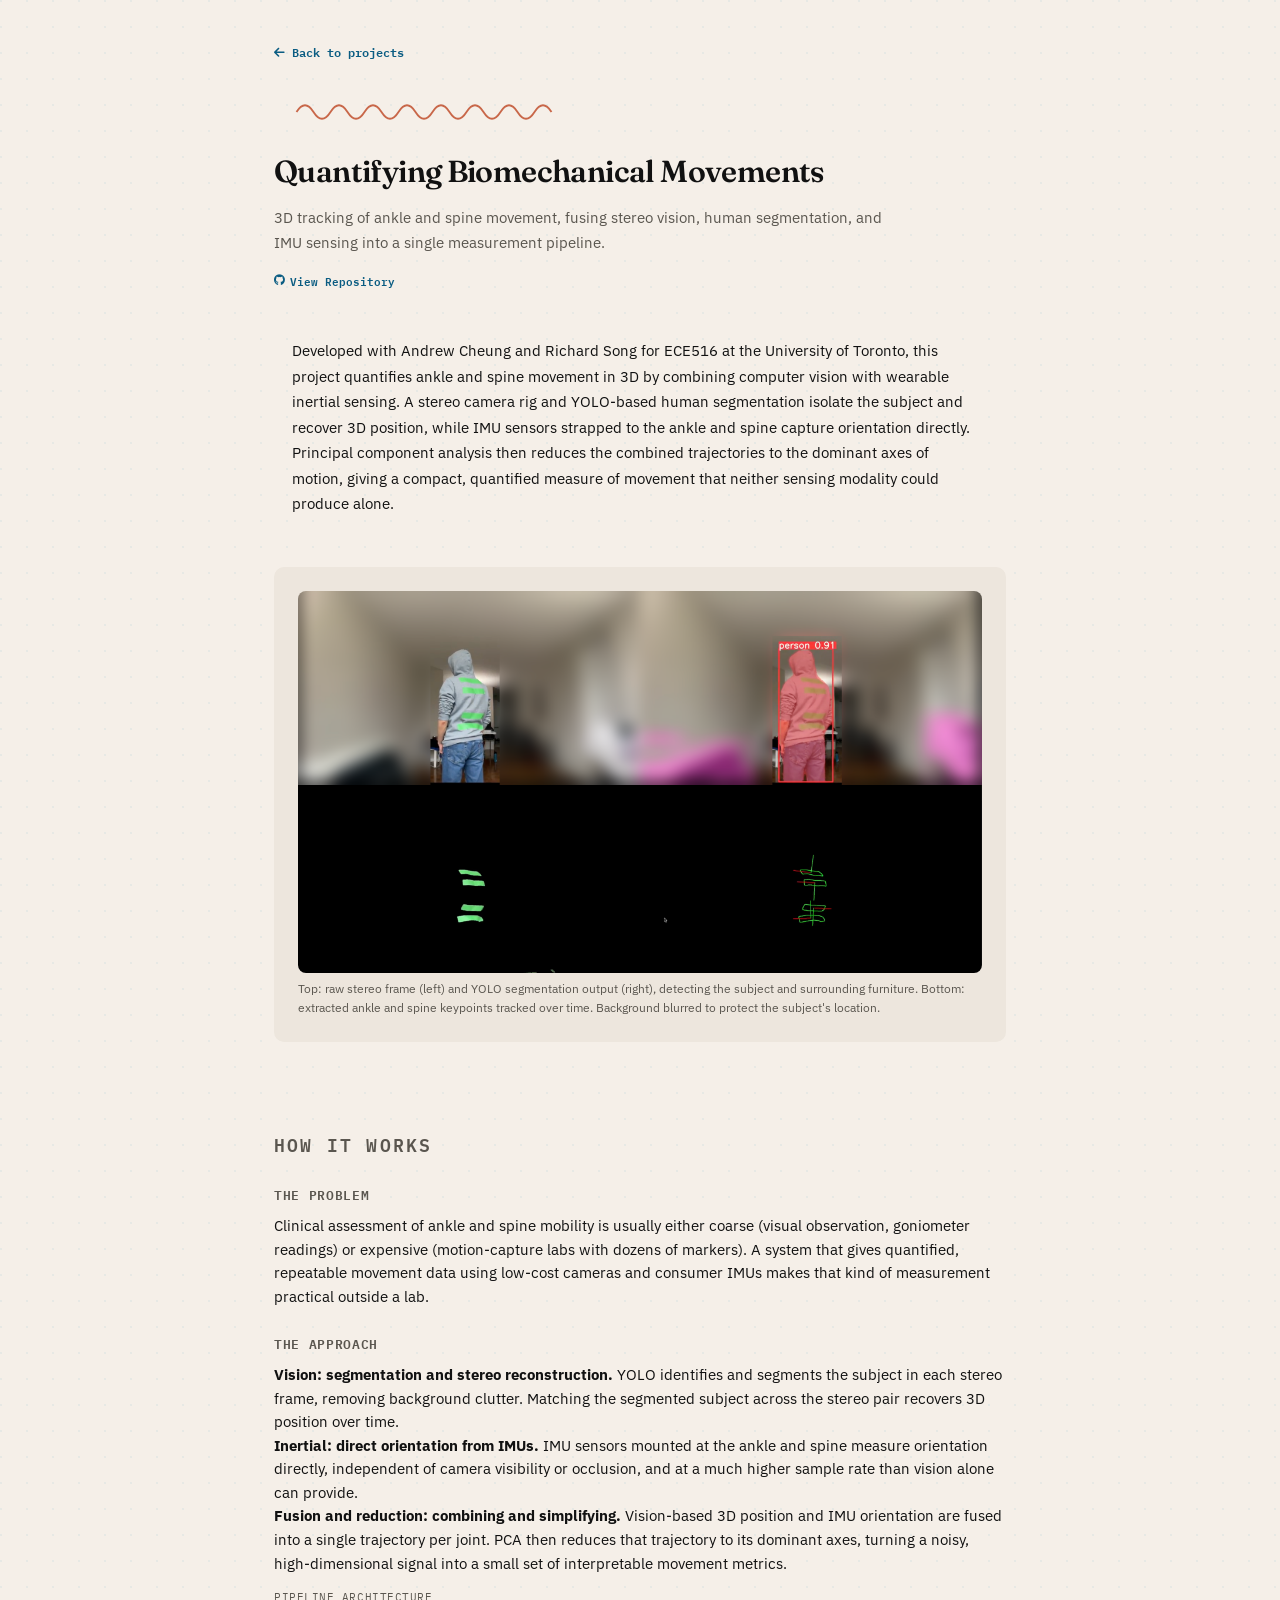
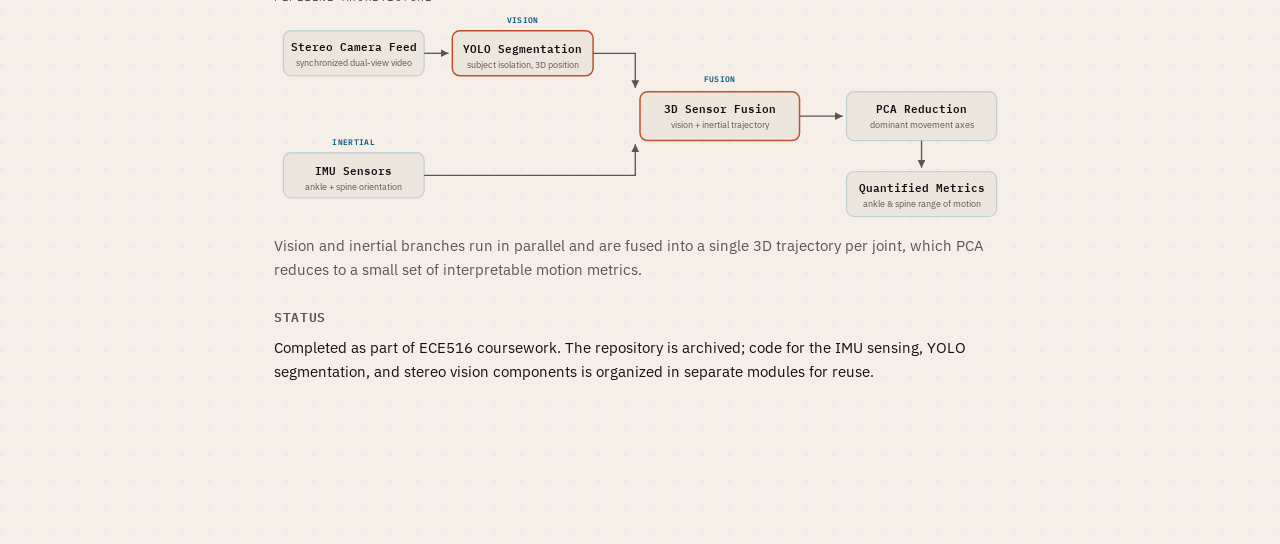
<file: projects/yolo-ece516.html>
<!doctype html>
<html lang="en">
  <head>
    <meta charset="UTF-8" />
    <meta name="viewport" content="width=device-width, initial-scale=1" />
    <title>Quantifying Biomechanical Movements — Nishant Kumar</title>
    <link rel="preconnect" href="https://fonts.googleapis.com" />
    <link rel="preconnect" href="https://fonts.gstatic.com" crossorigin />
    <link
      href="https://fonts.googleapis.com/css2?family=Fraunces:opsz,wght@9..144,500;9..144,600&family=IBM+Plex+Mono:wght@400;600&family=IBM+Plex+Sans:wght@300;400;500;600&display=swap"
      rel="stylesheet"
    />
    <link
      rel="stylesheet"
      href="https://cdnjs.cloudflare.com/ajax/libs/font-awesome/6.5.0/css/all.min.css"
    />
    <link rel="stylesheet" href="../style.css" />
    <link rel="stylesheet" href="project-page.css" />
  </head>

  <body>
    <main class="project-page">
      <a href="../index.html#projects" class="back-link"
        ><i class="fas fa-arrow-left"></i> Back to projects</a
      >

      <header class="project-header">
        <svg
          class="project-wave"
          viewBox="0 0 300 40"
          xmlns="http://www.w3.org/2000/svg"
        >
          <path
            d="M0,20 Q10,4 20,20 T40,20 T60,20 T80,20 T100,20 T120,20 T140,20 T160,20 T180,20 T200,20 T220,20 T240,20 T260,20 T280,20 T300,20"
            stroke="var(--accent-coral)"
            stroke-width="2.2"
            fill="none"
            opacity="0.85"
          />
        </svg>
        <h1>Quantifying Biomechanical Movements</h1>
        <p class="project-sub">
          3D tracking of ankle and spine movement, fusing stereo vision, human
          segmentation, and IMU sensing into a single measurement pipeline.
        </p>
        <div class="project-links">
          <a
            href="https://github.com/nishantkumar201/IMUSense"
            target="_blank"
            rel="noopener noreferrer"
            class="project-link"
            ><i class="fab fa-github"></i> View Repository</a
          >
        </div>
      </header>

      <section class="project-body">
        <p>
          Developed with Andrew Cheung and Richard Song for ECE516 at the
          University of Toronto, this project quantifies ankle and spine
          movement in 3D by combining computer vision with wearable inertial
          sensing. A stereo camera rig and YOLO-based human segmentation isolate
          the subject and recover 3D position, while IMU sensors strapped to the
          ankle and spine capture orientation directly. Principal component
          analysis then reduces the combined trajectories to the dominant axes
          of motion, giving a compact, quantified measure of movement that
          neither sensing modality could produce alone.
        </p>
      </section>

      <section class="anim-wrap">
        <img
          src="biomechanics-hero.png"
          alt="YOLO-based person and bed detection with IMU keypoint tracking overlay, room background blurred"
          style="width: 100%; border-radius: 8px; display: block"
        />
        <p class="chart-caption">
          Top: raw stereo frame (left) and YOLO segmentation output (right),
          detecting the subject and surrounding furniture. Bottom: extracted
          ankle and spine keypoints tracked over time. Background blurred to
          protect the subject's location.
        </p>
      </section>

      <section class="howto">
        <h2>How It Works</h2>

        <h3>The Problem</h3>
        <p>
          Clinical assessment of ankle and spine mobility is usually either
          coarse (visual observation, goniometer readings) or expensive
          (motion-capture labs with dozens of markers). A system that gives
          quantified, repeatable movement data using low-cost cameras and
          consumer IMUs makes that kind of measurement practical outside a lab.
        </p>

        <h3>The Approach</h3>
        <p>
          <strong>Vision: segmentation and stereo reconstruction.</strong>
          YOLO identifies and segments the subject in each stereo frame,
          removing background clutter. Matching the segmented subject across the
          stereo pair recovers 3D position over time.
        </p>
        <p>
          <strong>Inertial: direct orientation from IMUs.</strong>
          IMU sensors mounted at the ankle and spine measure orientation
          directly, independent of camera visibility or occlusion, and at a much
          higher sample rate than vision alone can provide.
        </p>
        <p>
          <strong>Fusion and reduction: combining and simplifying.</strong>
          Vision-based 3D position and IMU orientation are fused into a single
          trajectory per joint. PCA then reduces that trajectory to its dominant
          axes, turning a noisy, high-dimensional signal into a small set of
          interpretable movement metrics.
        </p>

        <div class="arch-wrap">
          <div class="chart-label">Pipeline architecture</div>
          <svg
            class="arch-diagram"
            viewBox="0 0 780 230"
            xmlns="http://www.w3.org/2000/svg"
          >
            <defs>
              <marker
                id="arch-arrowhead"
                markerWidth="8"
                markerHeight="8"
                refX="6"
                refY="3"
                orient="auto"
              >
                <path d="M0,0 L6,3 L0,6 Z" fill="var(--text-muted)" />
              </marker>
            </defs>

            <rect
              x="10"
              y="20"
              width="150"
              height="48"
              rx="8"
              class="arch-box"
            />
            <text x="85" y="42" text-anchor="middle" class="arch-label">
              Stereo Camera Feed
            </text>
            <text x="85" y="58" text-anchor="middle" class="arch-sublabel">
              synchronized dual-view video
            </text>

            <line x1="160" y1="44" x2="186" y2="44" class="arch-arrow" />

            <rect
              x="190"
              y="20"
              width="150"
              height="48"
              rx="8"
              class="arch-box-accent"
            />
            <text
              class="arch-tag"
              transform="translate(265,12)"
              text-anchor="middle"
            >
              vision
            </text>
            <text x="265" y="44" text-anchor="middle" class="arch-label">
              YOLO Segmentation
            </text>
            <text x="265" y="60" text-anchor="middle" class="arch-sublabel">
              subject isolation, 3D position
            </text>

            <rect
              x="10"
              y="150"
              width="150"
              height="48"
              rx="8"
              class="arch-box"
            />
            <text
              class="arch-tag"
              transform="translate(85,142)"
              text-anchor="middle"
            >
              inertial
            </text>
            <text x="85" y="174" text-anchor="middle" class="arch-label">
              IMU Sensors
            </text>
            <text x="85" y="190" text-anchor="middle" class="arch-sublabel">
              ankle + spine orientation
            </text>

            <path d="M340,44 L385,44 L385,81" class="arch-arrow" />
            <path d="M160,174 L385,174 L385,141" class="arch-arrow" />

            <rect
              x="390"
              y="85"
              width="170"
              height="52"
              rx="8"
              class="arch-box-accent"
            />
            <text
              class="arch-tag"
              transform="translate(475,75)"
              text-anchor="middle"
            >
              fusion
            </text>
            <text x="475" y="108" text-anchor="middle" class="arch-label">
              3D Sensor Fusion
            </text>
            <text x="475" y="124" text-anchor="middle" class="arch-sublabel">
              vision + inertial trajectory
            </text>

            <line x1="560" y1="111" x2="606" y2="111" class="arch-arrow" />

            <rect
              x="610"
              y="85"
              width="160"
              height="52"
              rx="8"
              class="arch-box"
            />
            <text x="690" y="108" text-anchor="middle" class="arch-label">
              PCA Reduction
            </text>
            <text x="690" y="124" text-anchor="middle" class="arch-sublabel">
              dominant movement axes
            </text>

            <path d="M690,137 L690,166" class="arch-arrow" />

            <rect
              x="610"
              y="170"
              width="160"
              height="48"
              rx="8"
              class="arch-box"
            />
            <text x="690" y="192" text-anchor="middle" class="arch-label">
              Quantified Metrics
            </text>
            <text x="690" y="208" text-anchor="middle" class="arch-sublabel">
              ankle &amp; spine range of motion
            </text>
          </svg>
          <p class="chart-caption">
            Vision and inertial branches run in parallel and are fused into a
            single 3D trajectory per joint, which PCA reduces to a small set of
            interpretable motion metrics.
          </p>
        </div>

        <h3>Status</h3>
        <p>
          Completed as part of ECE516 coursework. The repository is archived;
          code for the IMU sensing, YOLO segmentation, and stereo vision
          components is organized in separate modules for reuse.
        </p>
      </section>
    </main>
  </body>
</html>
</file>
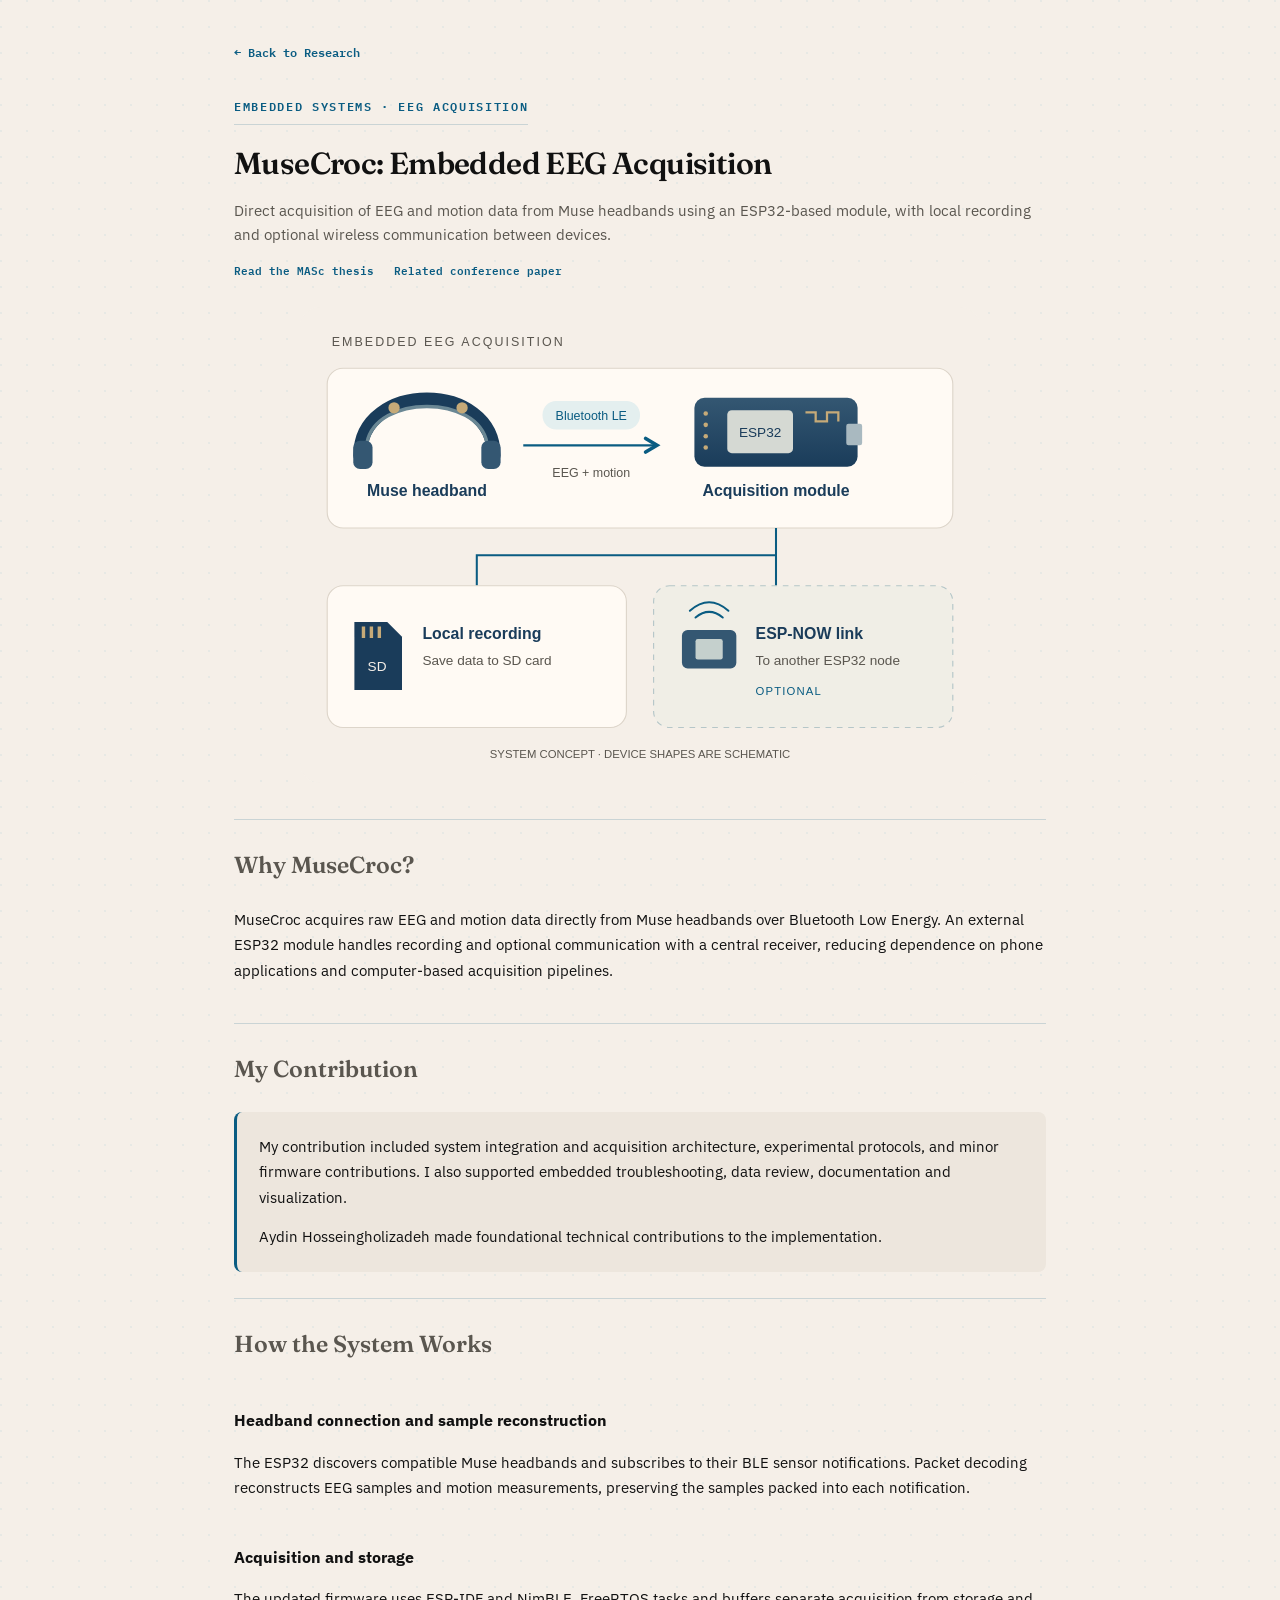
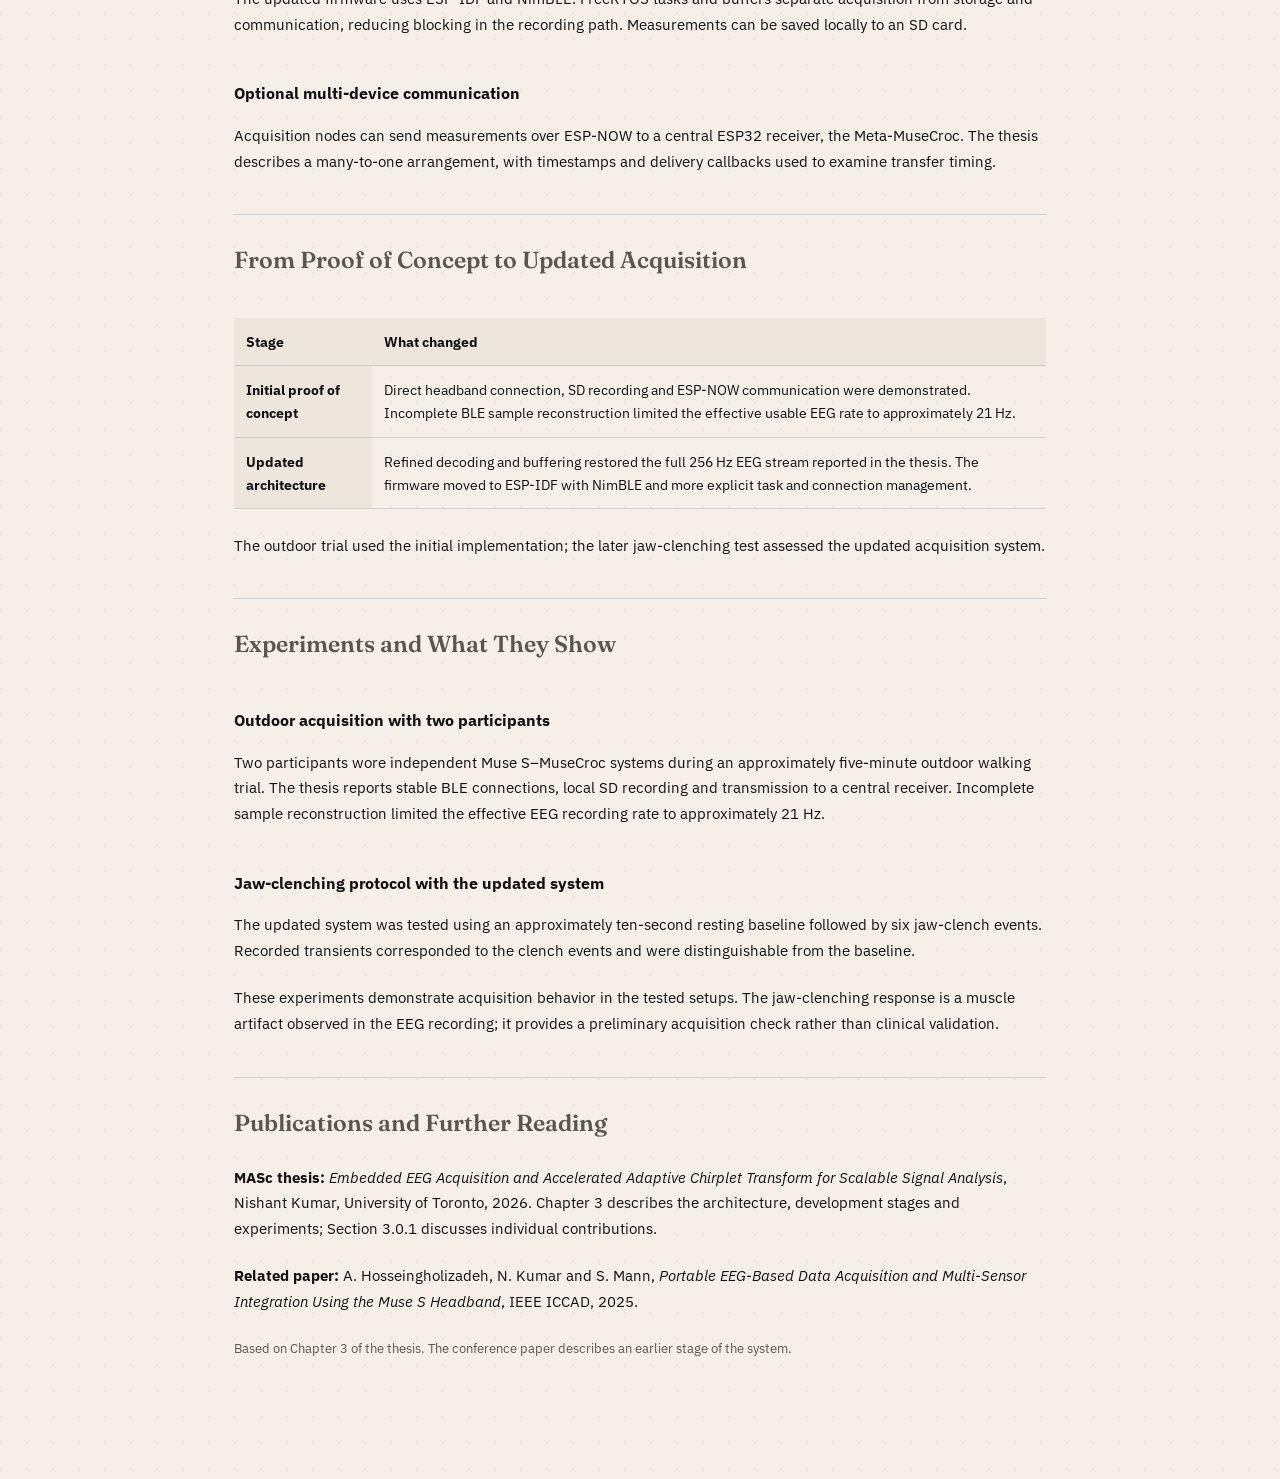
<file: research/musecroc.html>
<!DOCTYPE html>

<html lang="en">
<head>
<meta charset="utf-8"/>
<meta content="width=device-width, initial-scale=1" name="viewport"/>
<title>MuseCroc: Embedded EEG Acquisition — Nishant Kumar</title>
<meta content="MuseCroc: collaborative ESP32-based EEG acquisition from Muse headbands, with local recording and optional ESP-NOW communication. Architecture, contributions, and thesis experiments." name="description"/>
<link href="../style.css?v=20261003-3" rel="stylesheet"/>
<link href="project-page.css?v=20261003-3" rel="stylesheet"/>
<style>
.muse-page .project-sub,.muse-page .project-body p { max-width:100%; }
.muse-page .project-header { margin-bottom:28px; }
.muse-page .project-links { gap:20px; }
.muse-page .system-figure { margin:24px 0 36px; }
.muse-page .system-figure img { display:block; width:100%; max-width:680px; height:auto; margin:auto; }
.muse-page .system-figure figcaption { text-align:center; color:var(--text-muted); font-size:.8rem; margin-top:10px; }
.muse-page .detail-block { margin:0; padding:26px 0; border-top:1px solid var(--border); }
.muse-page h2 { font-family:"Fraunces",serif; font-size:1.45rem; text-transform:none; letter-spacing:0; margin-bottom:16px; }
.muse-page h2::after { display:none; }
.muse-page h3 { font-size:1rem; margin:22px 0 8px; }
.muse-page p { margin-bottom:14px; }
.muse-page .role-note { padding:22px; background:var(--card-bg); border-left:3px solid var(--primary); border-radius:8px; }
.muse-page .role-note p:last-child { margin-bottom:0; }
.muse-page .table-wrap { overflow-x:auto; }
.muse-page table { width:100%; border-collapse:collapse; font-size:.9rem; margin:16px 0; }
.muse-page th,.muse-page td { text-align:left; vertical-align:top; padding:12px; border-bottom:1px solid var(--border); }
.muse-page th { background:var(--card-bg); }
.muse-page .source-note { font-size:.84rem; color:var(--text-muted); }
</style>
</head>
<body>
<main class="project-page muse-page">
<a class="back-link" href="../index.html#research">← Back to Research</a>
<header class="project-header">
<div class="hero-eyebrow">Embedded Systems · EEG Acquisition</div>
<h1>MuseCroc: Embedded EEG Acquisition</h1>
<p class="project-sub">Direct acquisition of EEG and motion data from Muse headbands using an ESP32-based module, with local recording and optional wireless communication between devices.</p>
<div class="project-links">
<a class="project-link" href="https://utoronto.scholaris.ca/server/api/core/bitstreams/165e4b4b-3a17-4fa3-960f-5639c36b2070/content" rel="noopener noreferrer" target="_blank">Read the MASc thesis</a>
<a class="project-link" href="https://ieeexplore.ieee.org/abstract/document/11099439" rel="noopener noreferrer" target="_blank">Related conference paper</a>
</div>
</header>
<figure class="system-figure">
<img alt="Muse headband sends EEG and motion data over Bluetooth LE to an ESP32 module, with local SD recording and optional ESP-NOW communication to a receiving node." height="420" src="../assets/musecroc-system.svg" width="600"/>

</figure>
<section aria-labelledby="motivation" class="detail-block project-body">
<h2 id="motivation">Why MuseCroc?</h2>


<p>MuseCroc acquires raw EEG and motion data directly from Muse headbands over Bluetooth Low Energy. An external ESP32 module handles recording and optional communication with a central receiver, reducing dependence on phone applications and computer-based acquisition pipelines.</p></section>
<section aria-labelledby="contribution" class="detail-block project-body">
<h2 id="contribution">My Contribution</h2>
<div class="role-note">


<p>My contribution included system integration and acquisition architecture, experimental protocols, and minor firmware contributions. I also supported embedded troubleshooting, data review, documentation and visualization.</p><p>Aydin Hosseingholizadeh made foundational technical contributions to the implementation.</p></div>
</section>
<section aria-labelledby="architecture" class="detail-block project-body">
<h2 id="architecture">How the System Works</h2>
<h3>Headband connection and sample reconstruction</h3>
<p>The ESP32 discovers compatible Muse headbands and subscribes to their BLE sensor notifications. Packet decoding reconstructs EEG samples and motion measurements, preserving the samples packed into each notification.</p>
<h3>Acquisition and storage</h3>
<p>The updated firmware uses ESP-IDF and NimBLE. FreeRTOS tasks and buffers separate acquisition from storage and communication, reducing blocking in the recording path. Measurements can be saved locally to an SD card.</p>
<h3>Optional multi-device communication</h3>
<p>Acquisition nodes can send measurements over ESP-NOW to a central ESP32 receiver, the Meta-MuseCroc. The thesis describes a many-to-one arrangement, with timestamps and delivery callbacks used to examine transfer timing.</p>
</section>
<section aria-labelledby="development" class="detail-block project-body">
<h2 id="development">From Proof of Concept to Updated Acquisition</h2>
<div class="table-wrap"><table>
<thead><tr><th scope="col">Stage</th><th scope="col">What changed</th></tr></thead>
<tbody>
<tr><th scope="row">Initial proof of concept</th><td>Direct headband connection, SD recording and ESP-NOW communication were demonstrated. Incomplete BLE sample reconstruction limited the effective usable EEG rate to approximately 21 Hz.</td></tr>
<tr><th scope="row">Updated architecture</th><td>Refined decoding and buffering restored the full 256 Hz EEG stream reported in the thesis. The firmware moved to ESP-IDF with NimBLE and more explicit task and connection management.</td></tr>
</tbody></table></div>
<p>The outdoor trial used the initial implementation; the later jaw-clenching test assessed the updated acquisition system.</p>
</section>
<section aria-labelledby="experiments" class="detail-block project-body">
<h2 id="experiments">Experiments and What They Show</h2>
<h3>Outdoor acquisition with two participants</h3>
<p>Two participants wore independent Muse S–MuseCroc systems during an approximately five-minute outdoor walking trial. The thesis reports stable BLE connections, local SD recording and transmission to a central receiver. Incomplete sample reconstruction limited the effective EEG recording rate to approximately 21 Hz.</p>

<h3>Jaw-clenching protocol with the updated system</h3>
<p>The updated system was tested using an approximately ten-second resting baseline followed by six jaw-clench events. Recorded transients corresponded to the clench events and were distinguishable from the baseline.</p>
<p>These experiments demonstrate acquisition behavior in the tested setups. The jaw-clenching response is a muscle artifact observed in the EEG recording; it provides a preliminary acquisition check rather than clinical validation.</p>
</section>
<section aria-labelledby="sources" class="detail-block project-body">
<h2 id="sources">Publications and Further Reading</h2>
<p><strong>MASc thesis:</strong> <em>Embedded EEG Acquisition and Accelerated Adaptive Chirplet Transform for Scalable Signal Analysis</em>, Nishant Kumar, University of Toronto, 2026. Chapter 3 describes the architecture, development stages and experiments; Section 3.0.1 discusses individual contributions.</p>
<p><strong>Related paper:</strong> A. Hosseingholizadeh, N. Kumar and S. Mann, <em>Portable EEG-Based Data Acquisition and Multi-Sensor Integration Using the Muse S Headband</em>, IEEE ICCAD, 2025.</p>
<p class="source-note">Based on Chapter 3 of the thesis. The conference paper describes an earlier stage of the system.</p>
</section>
</main>
</body>
</html>
</file>
<file: style.css>
@import url("https://fonts.googleapis.com/css2?family=Fraunces:opsz,wght@9..144,500;9..144,600&family=IBM+Plex+Mono:wght@400;500;600&family=IBM+Plex+Sans:wght@300;400;500;600&display=swap");

:root {
  --bg: #f5efe8;

  --text: #111111;

  --text-muted: #5a564f;

  --primary: #0a5c82;

  --accent: #0083b3;

  --accent-gold: #a07000;

  --accent-coral: #c1502e;

  --accent-green: #3a7a4e;

  --accent-plum: #7a4a8a;

  --accent-faint: rgba(0, 131, 179, 0.06);

  --header-bg: #1a3c5a;

  --header-text: #f5efe8;

  --sidebar-w: 240px;

  --card-bg: #ede6dd;

  --border: rgba(10, 92, 130, 0.18);

  --gold-bg: #fdf3d0;

  --green: #1a6a35;

  --green-bg: #d6f5e3;
}

*,
*::before,
*::after {
  box-sizing: border-box;

  margin: 0;

  padding: 0;
}

html {
  scroll-behavior: smooth;
}

body {
  font-family: "IBM Plex Sans", sans-serif;

  background-color: var(--bg);

  background-image: radial-gradient(
    circle at 1px 1px,

    var(--accent-faint) 1.3px,

    transparent 0
  );

  background-size: 26px 26px;

  color: var(--text);

  line-height: 1.6;

  font-size: 15px;
}

.site-wrapper {
  display: flex;

  min-height: 100vh;
}

.sidebar {
  width: var(--sidebar-w);

  flex-shrink: 0;

  background: var(--header-bg);

  position: sticky;

  top: 0;

  height: 100vh;

  display: flex;

  flex-direction: column;

  padding: 36px 24px 28px;
}

.sidebar-logo {
  width: 56px;

  height: 56px;

  object-fit: contain;

  filter: invert(1) brightness(2) drop-shadow(0 0 12px var(--accent));

  margin-bottom: 20px;
}

.sidebar-name {
  font-family: "Fraunces", serif;

  font-optical-sizing: auto;

  font-size: 1.3rem;

  font-weight: 600;

  color: var(--header-text);

  line-height: 1.15;

  margin-bottom: 8px;
}

.sidebar-tagline {
  font-family: "IBM Plex Mono", monospace;

  font-size: 0.68rem;

  color: rgba(245, 239, 232, 0.78);

  font-weight: 400;

  letter-spacing: 0.02em;

  line-height: 1.6;

  margin-bottom: 36px;
}

.sidebar-nav {
  display: flex;

  flex-direction: column;

  gap: 2px;

  flex: 1;
}

.sidebar-nav a {
  display: flex;

  align-items: center;

  gap: 10px;

  padding: 9px 12px;

  border-radius: 6px;

  text-decoration: none;

  font-size: 0.78rem;

  font-weight: 500;

  color: rgba(245, 239, 232, 0.86);

  letter-spacing: 0.06em;

  text-transform: uppercase;

  transition:
    background 0.15s,
    color 0.15s;
}

.sidebar-nav a i {
  font-size: 0.74rem;

  width: 14px;

  text-align: center;

  opacity: 0.9;
}

.sidebar-nav a:hover,
.sidebar-nav a.active {
  background: rgba(255, 255, 255, 0.09);

  color: var(--header-text);
}

.sidebar-nav a:hover i,
.sidebar-nav a.active i {
  opacity: 1;
}

.sidebar-footer {
  font-family: "IBM Plex Mono", monospace;

  font-size: 0.62rem;

  color: rgba(245, 239, 232, 0.22);

  margin-top: 24px;

  letter-spacing: 0.03em;
}

.main-content {
  flex: 1;

  min-width: 0;

  padding: 0 52px;
}

section {
  padding: 48px 0 40px;

  scroll-margin-top: 24px;
}

section:last-of-type {
  padding-bottom: 80px;
}

.hero {
  padding: 56px 0 12px;
}

.hero-eyebrow {
  font-family: "IBM Plex Mono", monospace;

  font-size: 0.74rem;

  font-weight: 600;

  letter-spacing: 0.14em;

  text-transform: uppercase;

  color: var(--primary);

  margin-bottom: 14px;

  display: inline-block;

  padding-bottom: 8px;

  border-bottom: 1px solid var(--border);
}

.hero-name {
  font-family: "Fraunces", serif;

  font-optical-sizing: auto;

  font-weight: 600;

  font-size: 2.7rem;

  line-height: 1.05;

  letter-spacing: -0.015em;

  margin-bottom: 16px;

  color: var(--text);
}

.hero-tagline {
  font-family: "IBM Plex Mono", monospace;

  font-size: 0.9rem;

  line-height: 1.7;

  color: var(--text-muted);
}

h2 {
  font-family: "IBM Plex Mono", monospace;

  font-size: 0.68rem;

  font-weight: 600;

  letter-spacing: 0.12em;

  text-transform: uppercase;

  color: var(--text-muted);

  display: flex;

  align-items: center;

  gap: 14px;

  margin-bottom: 20px;
}

h2::after {
  content: "";

  flex: 1;

  height: 1px;

  background: var(--border);
}

h2 svg {
  flex-shrink: 0;

  width: 64px;

  height: 20px;
}

h2 svg .wave-path {
  stroke-dasharray: 90;

  stroke-dashoffset: 90;
}

h2 svg .wave-path.in-view {
  animation: draw-wave 1.1s ease forwards;
}

@media (prefers-reduced-motion: reduce) {
  h2 svg .wave-path {
    animation: none !important;

    stroke-dashoffset: 0;
  }
}

@keyframes draw-wave {
  to {
    stroke-dashoffset: 0;
  }
}

#about h2 svg .wave-path {
  stroke: var(--primary);
}

#research h2 svg .wave-path {
  stroke: var(--accent);
}

#publications h2 svg .wave-path {
  stroke: var(--accent-gold);
}

#projects h2 svg .wave-path {
  stroke: var(--accent-coral);
}

#awards h2 svg .wave-path {
  stroke: var(--accent-green);
}

#contact h2 svg .wave-path {
  stroke: var(--accent-plum);
}

.about-text p {
  margin-bottom: 12px;

  font-size: 0.94rem;
}

.section-intro {
  color: var(--text-muted);

  font-size: 0.9rem;

  margin-bottom: 22px;
}

.research-card {
  background: var(--card-bg);

  border-radius: 12px;

  padding: 28px 30px;

  border-left: 3px solid var(--accent);
}

.research-card .research-tags {
  font-family: "IBM Plex Mono", monospace;

  font-size: 0.68rem;

  font-weight: 600;

  letter-spacing: 0.04em;

  color: var(--accent);

  text-transform: uppercase;

  margin-bottom: 10px;
}

.research-card h3 {
  font-family: "Fraunces", serif;

  font-weight: 600;

  font-size: 1.15rem;

  margin-bottom: 10px;
}

.research-card p {
  font-size: 0.88rem;

  color: var(--text);

  margin-bottom: 10px;
}

.research-card .research-link {
  display: inline-flex;

  align-items: center;

  gap: 5px;

  font-family: "IBM Plex Mono", monospace;

  font-size: 0.76rem;

  font-weight: 600;

  color: var(--accent);

  text-decoration: none;

  margin-top: 4px;

  transition: color 0.15s;
}

.research-card .research-link:hover {
  color: var(--accent-coral);
}

.pub-toc {
  display: flex;

  flex-wrap: wrap;

  gap: 8px;

  margin-bottom: 22px;
}

.pub-toc a {
  font-family: "IBM Plex Mono", monospace;

  font-size: 0.7rem;

  font-weight: 600;

  letter-spacing: 0.03em;

  color: var(--primary);

  text-decoration: none;

  background: var(--card-bg);

  padding: 6px 12px;

  border-radius: 20px;

  border: 1px solid var(--border);

  transition:
    border-color 0.15s,
    color 0.15s;
}

.pub-toc a:hover {
  border-color: var(--accent-gold);

  color: var(--accent-gold);
}

.pub-group-label {
  font-family: "IBM Plex Mono", monospace;

  font-size: 0.63rem;

  font-weight: 600;

  letter-spacing: 0.1em;

  text-transform: uppercase;

  color: var(--text-muted);

  margin: 28px 0 8px;

  padding-bottom: 6px;

  border-bottom: 1px solid var(--border);

  scroll-margin-top: 24px;
}

.pub-list {
  list-style: none;

  padding: 0;

  display: flex;

  flex-direction: column;

  gap: 1px;

  width: 100%;
}

.pub-list li {
  padding: 13px 16px;

  background: var(--card-bg);

  display: flex;

  flex-direction: column;

  gap: 4px;
}

.pub-list li:first-child {
  border-radius: 8px 8px 0 0;
}

.pub-list li:last-child {
  border-radius: 0 0 8px 8px;
}

.pub-list li:only-child {
  border-radius: 8px;
}

#pub-main-list li {
  border-radius: 0;
}

#pub-main-list li.pub-visual-first {
  border-radius: 8px 8px 0 0;
}

#pub-main-list li.pub-visual-last {
  border-radius: 0 0 8px 8px;
}

#pub-main-list li.pub-visual-first.pub-visual-last {
  border-radius: 8px;
}

.pub-list li strong {
  font-size: 0.88rem;

  font-weight: 500;

  line-height: 1.45;
}

.pub-list a.pub-title-link {
  color: var(--text);

  text-decoration: none;
}

.pub-list a.pub-title-link:hover {
  color: var(--accent-gold);

  text-decoration: underline;
}

.pub-authors {
  font-size: 0.76rem;

  color: var(--text-muted);
}

.venue {
  font-family: "IBM Plex Mono", monospace;

  font-size: 0.72rem;

  color: var(--accent-gold);

  font-weight: 600;
}

.pub-meta {
  display: flex;

  align-items: center;

  flex-wrap: wrap;

  gap: 7px;

  margin-top: 2px;
}

.pub-link {
  display: inline-flex;

  align-items: center;

  gap: 4px;

  font-family: "IBM Plex Mono", monospace;

  font-size: 0.7rem;

  font-weight: 600;

  color: var(--primary);

  text-decoration: none;

  letter-spacing: 0.02em;

  transition: color 0.15s;
}

.pub-link:hover {
  color: var(--accent-coral);
}

.award-badge {
  display: inline-flex;

  align-items: center;

  gap: 4px;

  font-size: 0.7rem;

  font-weight: 600;

  color: var(--accent-gold);

  background: var(--gold-bg);

  padding: 2px 8px;

  border-radius: 4px;
}

.status-badge {
  display: inline-block;

  font-family: "IBM Plex Mono", monospace;

  font-size: 0.66rem;

  font-weight: 600;

  color: #a03000;

  background: #fdece3;

  padding: 2px 8px;

  border-radius: 4px;

  letter-spacing: 0.04em;
}

.pub-list.pub-hidden {
  display: none;
}

.pub-show-more {
  display: inline-flex;

  align-items: center;

  gap: 6px;

  font-family: "IBM Plex Mono", monospace;

  font-size: 0.76rem;

  font-weight: 600;

  color: var(--accent-gold);

  background: none;

  border: 1px solid var(--border);

  padding: 8px 16px;

  border-radius: 20px;

  cursor: pointer;

  margin-top: 14px;

  transition:
    border-color 0.15s,
    background 0.15s;
}

.pub-show-more:hover {
  border-color: var(--accent-gold);

  background: var(--card-bg);
}

.pub-group-label {
  display: flex;

  align-items: center;

  justify-content: space-between;
}

.project-grid {
  display: grid;

  grid-template-columns: repeat(2, minmax(0, 1fr));

  gap: 20px;

  max-width: none;
}

.project-card {
  background: var(--card-bg);

  border-radius: 12px;

  overflow: hidden;

  border: 1px solid transparent;

  display: flex;

  flex-direction: column;

  transition:
    border-color 0.2s,
    transform 0.2s;
}

.project-card:hover {
  border-color: var(--accent-coral);

  transform: translateY(-3px);
}

.project-thumb {
  height: 170px;

  flex-shrink: 0;

  background: linear-gradient(
    135deg,
    rgba(193, 80, 46, 0.16),
    rgba(160, 112, 0, 0.1)
  );

  display: flex;

  align-items: center;

  justify-content: center;
}

.project-thumb svg {
  width: 68%;

  height: 58%;
}

.project-thumb-image {
  aspect-ratio: 16 / 9;

  height: auto;

  overflow: hidden;
}

.project-thumb-image img {
  width: 100%;

  height: 100%;

  object-fit: cover;

  object-position: center;

  display: block;
}

.project-body {
  padding: 16px 18px 18px;

  display: flex;

  flex-direction: column;

  gap: 8px;

  flex: 1;
}

.project-card h3 {
  font-family: "IBM Plex Mono", monospace;

  font-size: 0.85rem;

  font-weight: 600;

  color: var(--text);

  line-height: 1.3;
}

.project-card p {
  font-size: 0.8rem;

  color: var(--text-muted);

  line-height: 1.55;
}

.tag-list {
  display: flex;

  flex-wrap: wrap;

  gap: 6px;
}

.tag {
  font-family: "IBM Plex Mono", monospace;

  font-size: 0.63rem;

  font-weight: 600;

  letter-spacing: 0.02em;

  color: var(--text-muted);

  background: var(--bg);

  padding: 3px 9px;

  border-radius: 20px;

  border: 1px solid var(--border);
}

.tag-status {
  color: var(--primary);

  border-color: var(--primary);
}

.tag-status.tag-done {
  color: var(--green);

  border-color: var(--green);
}

.project-links-row {
  display: flex;

  gap: 14px;

  flex-wrap: wrap;

  margin-top: auto;

  padding-top: 4px;
}

.project-link {
  display: inline-flex;

  align-items: center;

  gap: 5px;

  font-family: "IBM Plex Mono", monospace;

  font-size: 0.7rem;

  font-weight: 600;

  color: var(--primary);

  text-decoration: none;

  transition: color 0.15s;
}

.project-link:hover {
  color: var(--accent-coral);
}

.award-row {
  display: flex;

  flex-wrap: wrap;

  gap: 10px;
}

.award-pill {
  display: inline-flex;

  align-items: center;

  gap: 8px;

  background: var(--card-bg);

  padding: 9px 16px;

  border-radius: 20px;

  font-size: 0.82rem;
}

.award-pill i {
  color: var(--accent-green);
}

.award-pill .award-venue {
  color: var(--text-muted);

  font-size: 0.74rem;
}

.contact-intro {
  font-size: 0.9rem;

  color: var(--text-muted);

  margin-bottom: 18px;
}

.contact-grid {
  display: flex;

  flex-wrap: wrap;

  gap: 10px;
}

.contact-card {
  display: inline-flex;

  align-items: center;

  gap: 8px;

  padding: 10px 16px;

  background: var(--card-bg);

  border-radius: 8px;

  border: 1px solid transparent;

  text-decoration: none;

  color: var(--text);

  font-family: "IBM Plex Mono", monospace;

  font-size: 0.76rem;

  font-weight: 600;

  letter-spacing: 0.02em;

  transition:
    border-color 0.15s,
    color 0.15s,
    transform 0.15s;
}

.contact-card i {
  color: var(--primary);

  font-size: 0.88rem;

  transition: color 0.15s;
}

.contact-card:hover {
  border-color: var(--accent-plum);

  color: var(--accent-plum);

  transform: translateY(-1px);
}

.contact-card:hover i {
  color: var(--accent-plum);
}

footer {
  display: none;
}

@media (max-width: 700px) {
  .site-wrapper {
    flex-direction: column;
  }

  .sidebar {
    width: 100%;

    height: auto;

    position: static;

    padding: 18px 20px 12px;

    flex-direction: row;

    flex-wrap: wrap;

    align-items: center;

    gap: 12px;
  }

  .sidebar-logo {
    width: 38px;

    height: 38px;

    margin-bottom: 0;
  }

  .sidebar-name {
    font-size: 0.95rem;

    margin-bottom: 0;
  }

  .sidebar-tagline {
    display: none;
  }

  .sidebar-nav {
    flex-direction: row;

    flex-wrap: wrap;

    gap: 4px;

    width: 100%;

    flex: none;
  }

  .sidebar-nav a {
    padding: 6px 10px;

    font-size: 0.72rem;
  }

  .sidebar-footer {
    display: none;
  }

  .main-content {
    padding: 0 20px;

    max-width: 100%;
  }

  .project-grid {
    grid-template-columns: 1fr;
  }

  .hero {
    padding: 32px 0 8px;
  }

  .hero-name {
    font-size: 2rem;
  }
}

.main-content {
  max-width: none;

  padding-inline: clamp(24px, 4vw, 48px);
}

.main-content section {
  padding-top: 30px;

  padding-bottom: 24px;
}

.hero {
  padding-top: 44px;
}

.hero-name {
  font-size: clamp(1.9rem, 3.2vw, 2.65rem);

  line-height: 1.18;

  max-width: 100%;
}

.about-text,
.hero-tagline,
.section-intro {
  max-width: 100%;
}

.hero-tagline {
  font-family: "IBM Plex Sans", sans-serif;
}

.research-card {
  display: grid;

  grid-template-columns: minmax(0, 1.2fr) minmax(0, 1fr);

  gap: 28px;

  align-items: center;

  padding: 26px;
}

.research-copy {
  min-width: 0;
}

.research-card .research-tags {
  font-size: 0.62rem;

  line-height: 1.7;
}

.research-card p {
  max-width: 100%;
}

.act-preview {
  display: block;

  min-width: 0;

  text-decoration: none;

  color: var(--text-muted);
}

.act-preview svg {
  display: block;

  width: 100%;

  background: var(--bg);

  border-radius: 8px;
}

.act-preview span {
  display: block;

  font-size: 0.76rem;

  line-height: 1.5;

  margin-top: 10px;
}

.act-preview:focus-visible {
  outline: 2px solid var(--primary);

  outline-offset: 5px;
}

.project-grid {
  display: grid;

  grid-template-columns: minmax(0, 1.35fr) minmax(0, 1fr);

  gap: 20px;

  align-items: stretch;
}

.eeg-card {
  grid-column: auto;

  border-top: 3px solid var(--primary);
}

.project-card {
  min-width: 0;
}

.project-card .project-body {
  padding: 22px;
}

.project-card .project-body h3 {
  font-family: "Fraunces", serif;

  font-size: 1.15rem;

  line-height: 1.35;
}

.project-card .project-body p {
  font-size: 0.9rem;

  line-height: 1.65;
}

.project-thumb {
  height: 72px;
}

@media (max-width: 1000px) {
  .research-card {
    grid-template-columns: 1fr;

    gap: 20px;
  }

  .act-preview {
    max-width: 520px;
  }
}

@media (max-width: 760px) {
  .project-grid {
    grid-template-columns: 1fr;
  }

  .research-card {
    padding: 22px;
  }

  .main-content {
    padding-inline: 24px;
  }
}

.about-text,
.hero-tagline,
.section-intro,
.research-copy p,
.project-body p {
  width: 100%;

  max-width: 100%;
}

.muse-research-card {
  margin-top: 22px;

  border-left-color: var(--primary);
}

.muse-research-card .research-copy {
  padding: 0;
}

.muse-research-card .project-links-row {
  flex-wrap: wrap;

  gap: 14px;
}

.muse-concept {
  margin: 0;

  min-width: 0;

  background: var(--bg);

  border-radius: 8px;

  padding: 12px;
}

.muse-concept svg {
  width: 100%;

  display: block;
}

.muse-concept figcaption {
  font-size: 0.72rem;

  color: var(--text-muted);

  text-align: center;

  margin-top: 4px;
}

#projects .project-grid {
  grid-template-columns: repeat(auto-fit, minmax(min(100%, 260px), 1fr));
}

#projects .project-card {
  max-width: none;
}

.muse-concept {
  padding: 0;

  background: transparent;
}

.muse-concept img {
  display: block;

  width: 100%;

  height: auto;
}

/* Desktop: use available viewport width without a fixed page cap. */
@media (min-width: 1001px) {
  .main-content {
    width: 100%;
  }
  .research-card {
    grid-template-columns: minmax(0, 1.2fr) minmax(0, 1fr);
  }
}

/* Consistent thumbnail dimensions for all project cards */
#projects .project-thumb,
#projects .project-thumb-image {
  width: 100%;
  height: 180px;
  aspect-ratio: auto;
  flex-shrink: 0;
  overflow: hidden;
}

/* Screenshot thumbnails */
#projects .project-thumb-image img {
  width: 100%;
  height: 100%;
  object-fit: cover;
  object-position: center;
  display: block;
}

/* KnightShift: show the entire terminal screenshot */
#projects .knightshift-thumb {
  background: #15141b;
}

#projects .knightshift-thumb img {
  object-fit: contain;
}

/* Drone SVG stays centered */
#projects .project-thumb svg {
  width: 68%;
  height: 58%;
}
</file>
<file: projects/project-page.css>
/* Project detail page — extends style.css, no sidebar */

/* background inherited from style.css (dot-grid texture) */

.project-page {
  max-width: 780px;
  margin: 0 auto;
  padding: 40px 24px 80px;
}

.back-link {
  display: inline-flex;
  align-items: center;
  gap: 7px;
  font-family: "IBM Plex Mono", monospace;
  font-size: 0.76rem;
  font-weight: 600;
  color: var(--primary);
  text-decoration: none;
  margin-bottom: 32px;
  transition: color 0.15s;
}
.back-link:hover {
  color: var(--accent-coral);
}

.project-wave {
  width: 100%;
  max-width: 300px;
  height: 34px;
  display: block;
  margin-bottom: 18px;
}

.project-header h1 {
  font-family: "Fraunces", serif;
  font-optical-sizing: auto;
  font-size: 1.9rem;
  font-weight: 600;
  letter-spacing: -0.02em;
  margin-bottom: 10px;
}

.project-sub {
  color: var(--text-muted);
  font-size: 0.95rem;
  margin-bottom: 18px;
  max-width: 620px;
}

.project-links {
  display: flex;
  flex-wrap: wrap;
  gap: 14px;
  margin-bottom: 8px;
}

.project-body {
  margin: 32px 0;
}
.project-body p {
  font-size: 0.94rem;
  color: var(--text);
  line-height: 1.7;
  max-width: 680px;
}

/* Animation container */
.anim-wrap {
  background: var(--card-bg);
  border-radius: 10px;
  padding: 24px;
  margin-top: 12px;
}

.anim-loading {
  text-align: center;
  padding: 60px 0;
  color: var(--text-muted);
  font-size: 0.9rem;
}

.anim-error {
  text-align: center;
  padding: 40px 20px;
  color: #a03000;
  font-size: 0.9rem;
}
.anim-error i {
  margin-right: 6px;
}

.metric-row {
  display: grid;
  grid-template-columns: repeat(3, 1fr);
  gap: 10px;
  margin-bottom: 20px;
}
.metric {
  background: var(--bg);
  border-radius: 8px;
  padding: 12px 14px;
}
.mlabel {
  font-family: "IBM Plex Mono", monospace;
  font-size: 0.68rem;
  color: var(--text-muted);
  margin-bottom: 4px;
  text-transform: uppercase;
  letter-spacing: 0.05em;
}
.mval {
  font-size: 1.15rem;
  font-weight: 500;
  font-family: "IBM Plex Mono", monospace;
}

/* Progress bar — thickened from 4px and given a visible track so
   single-digit-of-12 progress reads clearly at a glance */
.progress-bar-wrap {
  height: 8px;
  background: var(--bg);
  border: 1px solid var(--border);
  border-radius: 4px;
  margin-bottom: 20px;
  overflow: hidden;
}
.progress-bar-fill {
  height: 100%;
  background: var(--accent-coral);
  border-radius: 4px;
  transition: width 0.4s ease;
}

.legend {
  display: flex;
  gap: 16px;
  flex-wrap: wrap;
  font-size: 0.72rem;
  color: var(--text-muted);
  margin-bottom: 14px;
}
.legend span {
  display: flex;
  align-items: center;
  gap: 5px;
}
.legend-dot {
  width: 20px;
  height: 3px;
  border-radius: 2px;
  display: inline-block;
}

.project-note {
  font-size: 0.85rem;
  color: var(--text-muted);
  border-left: 2px solid var(--accent-coral);
  padding-left: 14px;
  margin-top: 20px;
}
.project-note a {
  color: var(--primary);
}
.project-note a:hover {
  color: var(--accent-coral);
}

.chart-row {
  margin-bottom: 16px;
}

.chart-caption {
  font-size: 0.76rem;
  color: var(--text-muted);
  margin-top: 6px;
}

.howto {
  margin-top: 40px;
}
.howto h2 {
  font-family: "IBM Plex Mono", monospace;
  font-size: 1.15rem;
  font-weight: 600;
  margin-bottom: 16px;
  /* override the wave-divider display:flex from style.css h2 rule,
     this page's h2 is a plain section title, not a wave-divider */
  display: block;
}
.howto h2::after {
  content: none;
}
.howto h3 {
  font-family: "IBM Plex Mono", monospace;
  font-size: 0.82rem;
  font-weight: 600;
  text-transform: uppercase;
  letter-spacing: 0.05em;
  color: var(--text-muted);
  margin: 26px 0 8px;
}
.howto p,
.howto li {
  font-size: 0.92rem;
}
.howto ol {
  padding-left: 20px;
  margin: 8px 0;
}
.howto li {
  margin-bottom: 10px;
}
.howto a {
  color: var(--primary);
}
.howto a:hover {
  color: var(--accent-coral);
}
.arch-wrap {
  margin: 14px 0 6px;
}
.arch-diagram {
  width: 100%;
  height: auto;
  display: block;
}
.arch-box {
  fill: var(--card-bg);
  stroke: var(--border);
  stroke-width: 1.4;
}
.arch-box-accent {
  fill: var(--card-bg);
  stroke: var(--accent-coral);
  stroke-width: 1.6;
}
.arch-label {
  font-family: "IBM Plex Mono", monospace;
  font-size: 11.5px;
  font-weight: 600;
  fill: var(--text);
}
.arch-sublabel {
  font-family: "IBM Plex Sans", sans-serif;
  font-size: 9.5px;
  fill: var(--text-muted);
}
.arch-arrow {
  stroke: var(--text-muted);
  stroke-width: 1.4;
  fill: none;
  marker-end: url(#arch-arrowhead);
}
.arch-tag {
  font-family: "IBM Plex Mono", monospace;
  font-size: 9px;
  font-weight: 600;
  fill: var(--primary);
  text-transform: uppercase;
  letter-spacing: 0.04em;
}

.chart-label {
  font-family: "IBM Plex Mono", monospace;
  font-size: 0.68rem;
  color: var(--text-muted);
  margin-bottom: 6px;
  text-transform: uppercase;
  letter-spacing: 0.05em;
}

.controls {
  display: flex;
  align-items: center;
  gap: 14px;
  margin-top: 14px;
  flex-wrap: wrap;
}
.controls button {
  font-family: "IBM Plex Mono", monospace;
  font-size: 0.76rem;
  font-weight: 600;
  color: var(--header-text);
  background: var(--header-bg);
  border: none;
  border-radius: 6px;
  padding: 8px 16px;
  cursor: pointer;
  display: inline-flex;
  align-items: center;
  gap: 6px;
  transition: opacity 0.15s;
}
.controls button:hover {
  opacity: 0.85;
}
#scrubber {
  flex: 1;
  min-width: 140px;
  accent-color: var(--accent-coral);
}
#step-label {
  font-family: "IBM Plex Mono", monospace;
  font-size: 0.74rem;
  color: var(--text-muted);
  min-width: 120px;
}

/* Citation block on the chirplet project page — pulled out of inline
   styles so it uses the site's real theme tokens instead of fallback
   hex values that ignored --card-bg / --border */
.citation-block {
  margin-top: 1.5rem;
  padding: 1rem 1.2rem;
  background: var(--card-bg);
  border-radius: 8px;
  border: 1px solid var(--border);
}
.citation-block h4 {
  margin-bottom: 0.6rem;
  font-size: 0.85rem;
  font-family: "IBM Plex Mono", monospace;
  font-weight: 600;
  color: var(--text-muted);
  text-transform: uppercase;
  letter-spacing: 0.05em;
}
.citation-block pre {
  font-family: "IBM Plex Mono", monospace;
  font-size: 0.78rem;
  overflow-x: auto;
  margin: 0;
  color: var(--text);
  line-height: 1.5;
}

@media (max-width: 600px) {
  .metric-row {
    grid-template-columns: 1fr;
  }
}
</file>
<file: research/project-page.css>
/* Project detail page — extends style.css, no sidebar */

/* background inherited from style.css (dot-grid texture) */

.project-page {
  max-width: 780px;
  margin: 0 auto;
  padding: 40px 24px 80px;
}

.back-link {
  display: inline-flex;
  align-items: center;
  gap: 7px;
  font-family: "IBM Plex Mono", monospace;
  font-size: 0.76rem;
  font-weight: 600;
  color: var(--primary);
  text-decoration: none;
  margin-bottom: 32px;
  transition: color 0.15s;
}
.back-link:hover {
  color: var(--accent-coral);
}

.project-wave {
  width: 100%;
  max-width: 300px;
  height: 34px;
  display: block;
  margin-bottom: 18px;
}

.project-header h1 {
  font-family: "Fraunces", serif;
  font-optical-sizing: auto;
  font-size: 1.9rem;
  font-weight: 600;
  letter-spacing: -0.02em;
  margin-bottom: 10px;
}

.project-sub {
  color: var(--text-muted);
  font-size: 0.95rem;
  margin-bottom: 18px;
  max-width: 620px;
}

.project-links {
  display: flex;
  flex-wrap: wrap;
  gap: 14px;
  margin-bottom: 8px;
}

.project-body {
  margin: 32px 0;
}
.project-body p {
  font-size: 0.94rem;
  color: var(--text);
  line-height: 1.7;
  max-width: 680px;
}

/* Animation container */
.anim-wrap {
  background: var(--card-bg);
  border-radius: 10px;
  padding: 24px;
  margin-top: 12px;
}

.anim-loading {
  text-align: center;
  padding: 60px 0;
  color: var(--text-muted);
  font-size: 0.9rem;
}

.anim-error {
  text-align: center;
  padding: 40px 20px;
  color: #a03000;
  font-size: 0.9rem;
}
.anim-error i {
  margin-right: 6px;
}

.metric-row {
  display: grid;
  grid-template-columns: repeat(3, 1fr);
  gap: 10px;
  margin-bottom: 20px;
}
.metric {
  background: var(--bg);
  border-radius: 8px;
  padding: 12px 14px;
}
.mlabel {
  font-family: "IBM Plex Mono", monospace;
  font-size: 0.68rem;
  color: var(--text-muted);
  margin-bottom: 4px;
  text-transform: uppercase;
  letter-spacing: 0.05em;
}
.mval {
  font-size: 1.15rem;
  font-weight: 500;
  font-family: "IBM Plex Mono", monospace;
}

/* Progress bar — thickened from 4px and given a visible track so
   single-digit-of-12 progress reads clearly at a glance */
.progress-bar-wrap {
  height: 8px;
  background: var(--bg);
  border: 1px solid var(--border);
  border-radius: 4px;
  margin-bottom: 20px;
  overflow: hidden;
}
.progress-bar-fill {
  height: 100%;
  background: var(--accent-coral);
  border-radius: 4px;
  transition: width 0.4s ease;
}

.legend {
  display: flex;
  gap: 16px;
  flex-wrap: wrap;
  font-size: 0.72rem;
  color: var(--text-muted);
  margin-bottom: 14px;
}
.legend span {
  display: flex;
  align-items: center;
  gap: 5px;
}
.legend-dot {
  width: 20px;
  height: 3px;
  border-radius: 2px;
  display: inline-block;
}

.project-note {
  font-size: 0.85rem;
  color: var(--text-muted);
  border-left: 2px solid var(--accent-coral);
  padding-left: 14px;
  margin-top: 20px;
}
.project-note a {
  color: var(--primary);
}
.project-note a:hover {
  color: var(--accent-coral);
}

.chart-row {
  margin-bottom: 16px;
}

.chart-caption {
  font-size: 0.76rem;
  color: var(--text-muted);
  margin-top: 6px;
}

.howto {
  margin-top: 40px;
}
.howto h2 {
  font-family: "IBM Plex Mono", monospace;
  font-size: 1.15rem;
  font-weight: 600;
  margin-bottom: 16px;
  /* override the wave-divider display:flex from style.css h2 rule,
     this page's h2 is a plain section title, not a wave-divider */
  display: block;
}
.howto h2::after {
  content: none;
}
.howto h3 {
  font-family: "IBM Plex Mono", monospace;
  font-size: 0.82rem;
  font-weight: 600;
  text-transform: uppercase;
  letter-spacing: 0.05em;
  color: var(--text-muted);
  margin: 26px 0 8px;
}
.howto p,
.howto li {
  font-size: 0.92rem;
}
.howto ol {
  padding-left: 20px;
  margin: 8px 0;
}
.howto li {
  margin-bottom: 10px;
}
.howto a {
  color: var(--primary);
}
.howto a:hover {
  color: var(--accent-coral);
}
.arch-wrap {
  margin: 14px 0 6px;
}
.arch-diagram {
  width: 100%;
  height: auto;
  display: block;
}
.arch-box {
  fill: var(--card-bg);
  stroke: var(--border);
  stroke-width: 1.4;
}
.arch-box-accent {
  fill: var(--card-bg);
  stroke: var(--accent-coral);
  stroke-width: 1.6;
}
.arch-label {
  font-family: "IBM Plex Mono", monospace;
  font-size: 11.5px;
  font-weight: 600;
  fill: var(--text);
}
.arch-sublabel {
  font-family: "IBM Plex Sans", sans-serif;
  font-size: 9.5px;
  fill: var(--text-muted);
}
.arch-arrow {
  stroke: var(--text-muted);
  stroke-width: 1.4;
  fill: none;
  marker-end: url(#arch-arrowhead);
}
.arch-tag {
  font-family: "IBM Plex Mono", monospace;
  font-size: 9px;
  font-weight: 600;
  fill: var(--primary);
  text-transform: uppercase;
  letter-spacing: 0.04em;
}

.chart-label {
  font-family: "IBM Plex Mono", monospace;
  font-size: 0.68rem;
  color: var(--text-muted);
  margin-bottom: 6px;
  text-transform: uppercase;
  letter-spacing: 0.05em;
}

.controls {
  display: flex;
  align-items: center;
  gap: 14px;
  margin-top: 14px;
  flex-wrap: wrap;
}
.controls button {
  font-family: "IBM Plex Mono", monospace;
  font-size: 0.76rem;
  font-weight: 600;
  color: var(--header-text);
  background: var(--header-bg);
  border: none;
  border-radius: 6px;
  padding: 8px 16px;
  cursor: pointer;
  display: inline-flex;
  align-items: center;
  gap: 6px;
  transition: opacity 0.15s;
}
.controls button:hover {
  opacity: 0.85;
}
#scrubber {
  flex: 1;
  min-width: 140px;
  accent-color: var(--accent-coral);
}
#step-label {
  font-family: "IBM Plex Mono", monospace;
  font-size: 0.74rem;
  color: var(--text-muted);
  min-width: 120px;
}

/* Citation block on the chirplet project page — pulled out of inline
   styles so it uses the site's real theme tokens instead of fallback
   hex values that ignored --card-bg / --border */
.citation-block {
  margin-top: 1.5rem;
  padding: 1rem 1.2rem;
  background: var(--card-bg);
  border-radius: 8px;
  border: 1px solid var(--border);
}
.citation-block h4 {
  margin-bottom: 0.6rem;
  font-size: 0.85rem;
  font-family: "IBM Plex Mono", monospace;
  font-weight: 600;
  color: var(--text-muted);
  text-transform: uppercase;
  letter-spacing: 0.05em;
}
.citation-block pre {
  font-family: "IBM Plex Mono", monospace;
  font-size: 0.78rem;
  overflow-x: auto;
  margin: 0;
  color: var(--text);
  line-height: 1.5;
}

@media (max-width: 600px) {
  .metric-row {
    grid-template-columns: 1fr;
  }
}

/* Readable technical details */
.project-page { max-width: 860px; }
.project-page section { padding-top: 20px; padding-bottom: 20px; }
.chart-caption, .chart-label, .legend { color: #514b43; }
.benchmark-wrap { overflow-x: auto; margin: 18px 0; }
.benchmark-wrap table { width: 100%; border-collapse: collapse; font-size: .88rem; }
.benchmark-wrap th, .benchmark-wrap td { text-align: left; padding: 12px; border-bottom: 1px solid var(--border); }
.benchmark-wrap th { background: var(--card-bg); }
</file>
